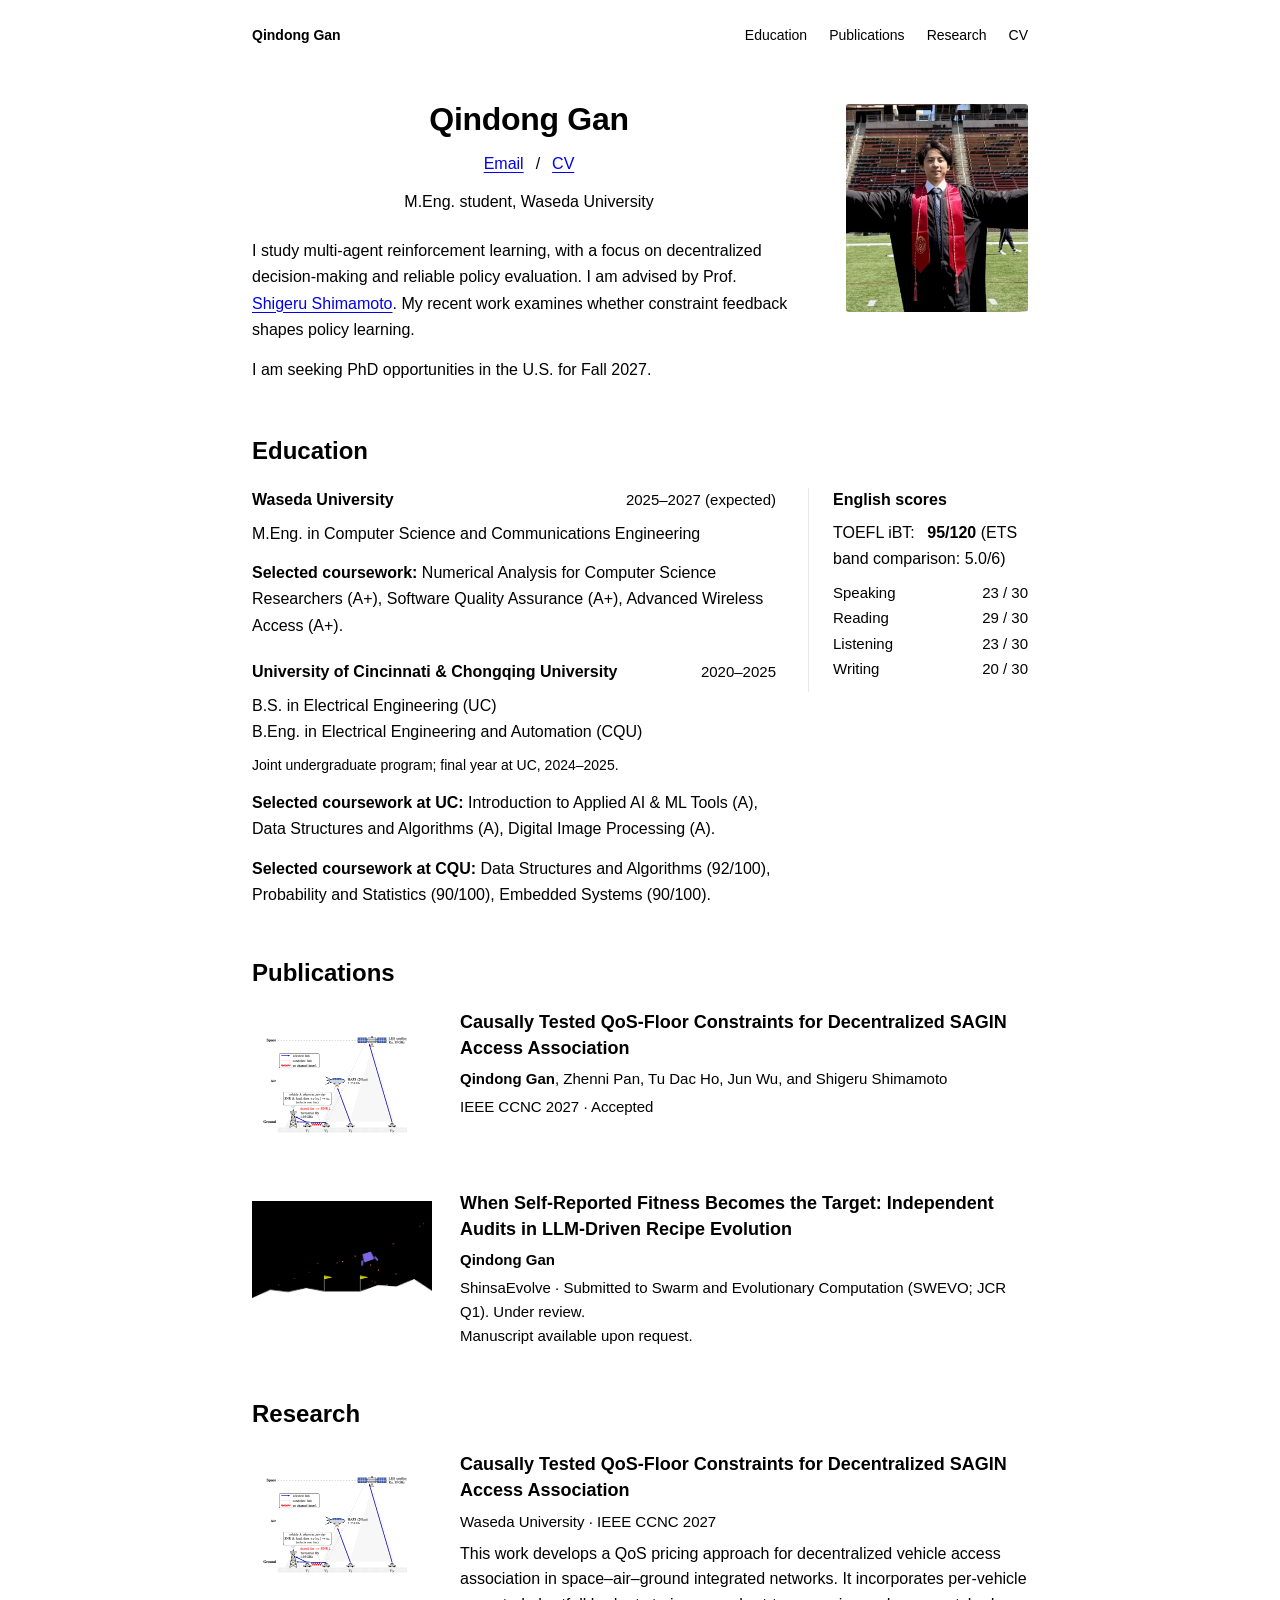
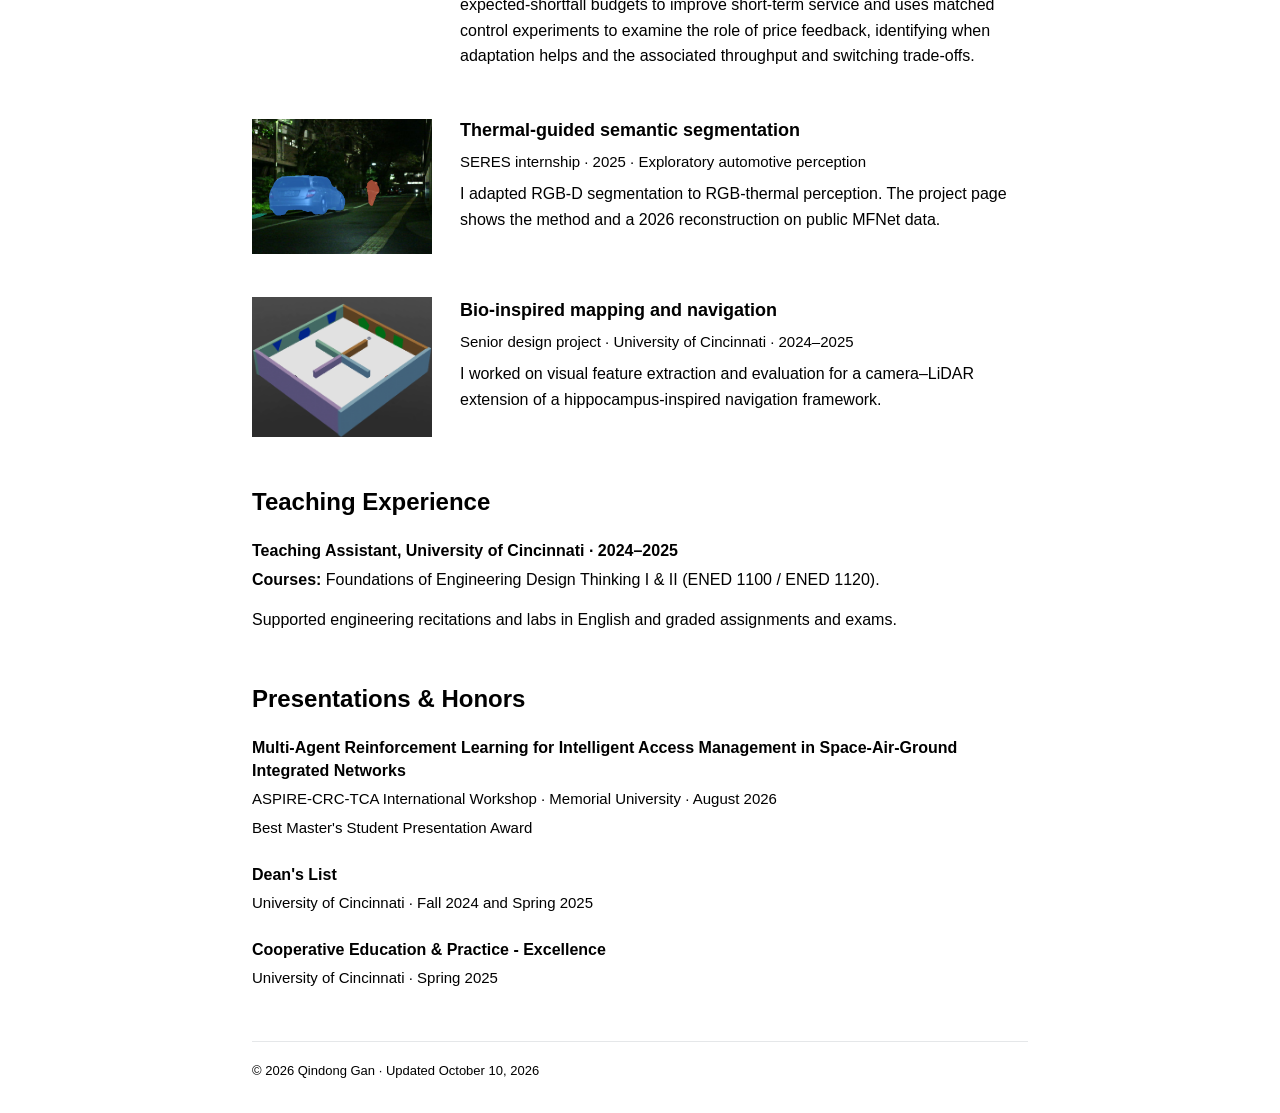
<file: index.html>
<!DOCTYPE html>
<html lang="en">
<head>
<meta charset="utf-8">
<meta name="viewport" content="width=device-width, initial-scale=1">
<meta name="description" content="Qindong Gan studies multi-agent reinforcement learning, decentralized decision-making, and reliable policy evaluation at Waseda University.">
<title>Qindong Gan's Website</title>
<link rel="icon" href="assets/favicon.svg" type="image/svg+xml">
<meta property="og:type" content="website">
<meta property="og:locale" content="en_US">
<meta property="og:title" content="Qindong Gan's Website">
<meta property="og:description" content="Qindong Gan studies multi-agent reinforcement learning, decentralized decision-making, and reliable policy evaluation at Waseda University.">
<meta property="og:url" content="https://ganqindong.github.io/">
<meta property="og:image" content="https://ganqindong.github.io/profile-photo.webp">
<meta property="og:image:alt" content="Qindong Gan at graduation">
<meta property="og:image:width" content="846">
<meta property="og:image:height" content="794">
<link rel="stylesheet" href="assets/site.css?v=20261010-publication-images">
<!-- Original template attribution and license: THIRD_PARTY_NOTICES.md -->
</head>
<body class="home-page">
<a class="skip-link" href="#about">Skip to content</a>
<div class="page">
<nav class="site-nav" aria-label="Main navigation">
<a class="home-link" href="./">Qindong Gan</a>
<div class="nav-links"><a href="#education">Education</a><a href="#publications">Publications</a><a href="#research">Research</a><a href="Qindong_Gan_CV.pdf">CV</a></div>
</nav>
<main>
<header class="intro" id="about">
<div class="intro-copy">
<div class="intro-identity">
<h1>Qindong Gan</h1>
<nav class="contact-links" aria-label="Contact and profile links"><a href="mailto:qindong.gan@gmail.com">Email</a><a href="Qindong_Gan_CV.pdf">CV</a></nav>
<p class="role">M.Eng. student, Waseda University</p>
</div>
<div class="bio">
<p>I study multi-agent reinforcement learning, with a focus on decentralized decision-making and reliable policy evaluation. I am advised by Prof. <a href="https://www.shimamotolab.sci.waseda.ac.jp/shigeru-shimamoto/">Shigeru Shimamoto</a>. My recent work examines whether constraint feedback shapes policy learning.</p>
<p class="availability">I am seeking PhD opportunities in the U.S. for Fall 2027.</p>
</div>
</div>
<div class="portrait"><img src="profile-photo.webp" alt="Qindong Gan at graduation" width="846" height="794"></div>
</header>
<section id="education" aria-labelledby="education-title">
<h2 id="education-title">Education</h2>
<div class="education-grid">
<div>
<div class="education-list">
<div class="education-item"><h3>Waseda University</h3><span class="date">2025–2027 (expected)</span><p>M.Eng. in Computer Science and Communications Engineering</p><p class="coursework"><strong>Selected coursework:</strong> Numerical Analysis for Computer Science Researchers (A+), Software Quality Assurance (A+), Advanced Wireless Access (A+).</p></div>
<div class="education-item"><h3>University of Cincinnati &amp; Chongqing University</h3><span class="date">2020–2025</span><p>B.S. in Electrical Engineering (UC)<br>B.Eng. in Electrical Engineering and Automation (CQU)</p><p class="education-context">Joint undergraduate program; final year at UC, 2024–2025.</p><p class="coursework"><strong>Selected coursework at UC:</strong> Introduction to Applied AI &amp; ML Tools (A), Data Structures and Algorithms (A), Digital Image Processing (A).</p><p class="coursework"><strong>Selected coursework at CQU:</strong> Data Structures and Algorithms (92/100), Probability and Statistics (90/100), Embedded Systems (90/100).</p></div>
</div>
</div>
<aside class="english-scores" aria-labelledby="english-title">
<h3 id="english-title">English scores</h3>
<p class="test-total">TOEFL iBT: <strong>95/120</strong> (ETS band comparison: 5.0/6)</p>
<dl class="test-sections">
<div><dt>Speaking</dt><dd>23 / 30</dd></div>
<div><dt>Reading</dt><dd>29 / 30</dd></div>
<div><dt>Listening</dt><dd>23 / 30</dd></div>
<div><dt>Writing</dt><dd>20 / 30</dd></div>
</dl>
</aside>
</div>
</section>
<section id="publications" aria-labelledby="publications-title">
<h2 id="publications-title">Publications</h2>
<div class="publication-list">
<article class="publication publication-entry project-row">
<a class="project-thumb" href="projects/constraint-feedback.html" aria-label="View the CCNC constraint feedback paper project"><img src="assets/projects/ccnc-system.png" loading="lazy" alt="Satellite, aerial, and ground access links in the SAGIN simulation" width="720" height="450"></a>
<div>
<h3><a href="projects/constraint-feedback.html">Causally Tested QoS-Floor Constraints for Decentralized SAGIN Access Association</a></h3>
<p class="authors"><strong>Qindong Gan</strong>, Zhenni Pan, Tu Dac Ho, Jun Wu, and Shigeru Shimamoto</p>
<p class="venue">IEEE CCNC 2027 · Accepted</p>
</div>
</article>
<article class="publication publication-entry project-row">
<figure class="project-thumb"><img src="assets/projects/shinsaevolve-lunarlander.png" loading="lazy" alt="LunarLander environment from an archived ShinsaEvolve audit replay" width="400" height="267"></figure>
<div>
<h3>When Self-Reported Fitness Becomes the Target: Independent Audits in LLM-Driven Recipe Evolution</h3>
<p class="authors"><strong>Qindong Gan</strong></p>
<p class="venue">ShinsaEvolve · Submitted to Swarm and Evolutionary Computation (SWEVO; JCR Q1). Under review.<br>Manuscript available upon request.</p>
</div>
</article>
</div>
</section>
<section id="research" aria-labelledby="research-title">
<h2 id="research-title">Research</h2>
<div class="project-list">
<article class="project-row" id="ccnc-project">
<a class="project-thumb" href="projects/constraint-feedback.html" aria-label="View the constraint feedback project"><img src="assets/projects/ccnc-system.png" alt="Satellite, aerial, and ground access links in the SAGIN simulation" width="720" height="450"></a>
<div>
<h3><a href="projects/constraint-feedback.html">Causally Tested QoS-Floor Constraints for Decentralized SAGIN Access Association</a></h3>
<p class="meta">Waseda University · IEEE CCNC 2027</p>
<p>This work develops a QoS pricing approach for decentralized vehicle access association in space–air–ground integrated networks. It incorporates per-vehicle expected-shortfall budgets to improve short-term service and uses matched control experiments to examine the role of price feedback, identifying when adaptation helps and the associated throughput and switching trade-offs.</p>
</div>
</article>
<article class="project-row" id="segmentation-project">
<a class="project-thumb" href="projects/rgb-thermal.html" aria-label="View the thermal-guided segmentation demonstration"><img src="assets/projects/01335N-prediction-overlay.png" loading="lazy" alt="Nighttime MFNet scene with predicted cars in blue and a person in orange, from the 2026 public-data reconstruction" width="640" height="480"></a>
<div>
<h3><a href="projects/rgb-thermal.html">Thermal-guided semantic segmentation</a></h3>
<p class="meta">SERES internship · 2025 · Exploratory automotive perception</p>
<p>I adapted RGB-D segmentation to RGB-thermal perception. The project page shows the method and a 2026 reconstruction on public MFNet data.</p>
</div>
</article>
<article class="project-row" id="robot-project">
<a class="project-thumb scene" href="projects/robot-mapping.html" aria-label="View the bio-inspired robot mapping project"><img src="assets/projects/robot-cross-arena.png" loading="lazy" alt="Webots arena with colored landmarks and a central obstacle used in the senior design evaluation" width="800" height="639"></a>
<div>
<h3><a href="projects/robot-mapping.html">Bio-inspired mapping and navigation</a></h3>
<p class="meta">Senior design project · University of Cincinnati · 2024–2025</p>
<p>I worked on visual feature extraction and evaluation for a camera–LiDAR extension of a hippocampus-inspired navigation framework.</p>
</div>
</article>
</div>
</section>
<section id="teaching" aria-labelledby="teaching-title">
<h2 id="teaching-title">Teaching Experience</h2>
<article class="activity-item">
<h3>Teaching Assistant, University of Cincinnati · 2024–2025</h3>
<p><strong>Courses:</strong> Foundations of Engineering Design Thinking I &amp; II (ENED 1100 / ENED 1120).</p>
<p>Supported engineering recitations and labs in English and graded assignments and exams.</p>
</article>
</section>
<section id="presentations-honors" aria-labelledby="activities-title">
<h2 id="activities-title">Presentations &amp; Honors</h2>
<div class="activity-list">
<article class="activity-item">
<h3>Multi-Agent Reinforcement Learning for Intelligent Access Management in Space-Air-Ground Integrated Networks</h3>
<p class="activity-meta">ASPIRE-CRC-TCA International Workshop · Memorial University · August 2026</p>
<p class="activity-award">Best Master's Student Presentation Award</p>
</article>
<article class="activity-item">
<h3>Dean's List</h3>
<p class="activity-meta">University of Cincinnati · Fall 2024 and Spring 2025</p>
</article>
<article class="activity-item">
<h3>Cooperative Education &amp; Practice - Excellence</h3>
<p class="activity-meta">University of Cincinnati · Spring 2025</p>
</article>
</div>
</section>
</main>
<footer><p>© 2026 Qindong Gan · Updated October 10, 2026</p></footer>
</div>
</body>
</html>
</file>
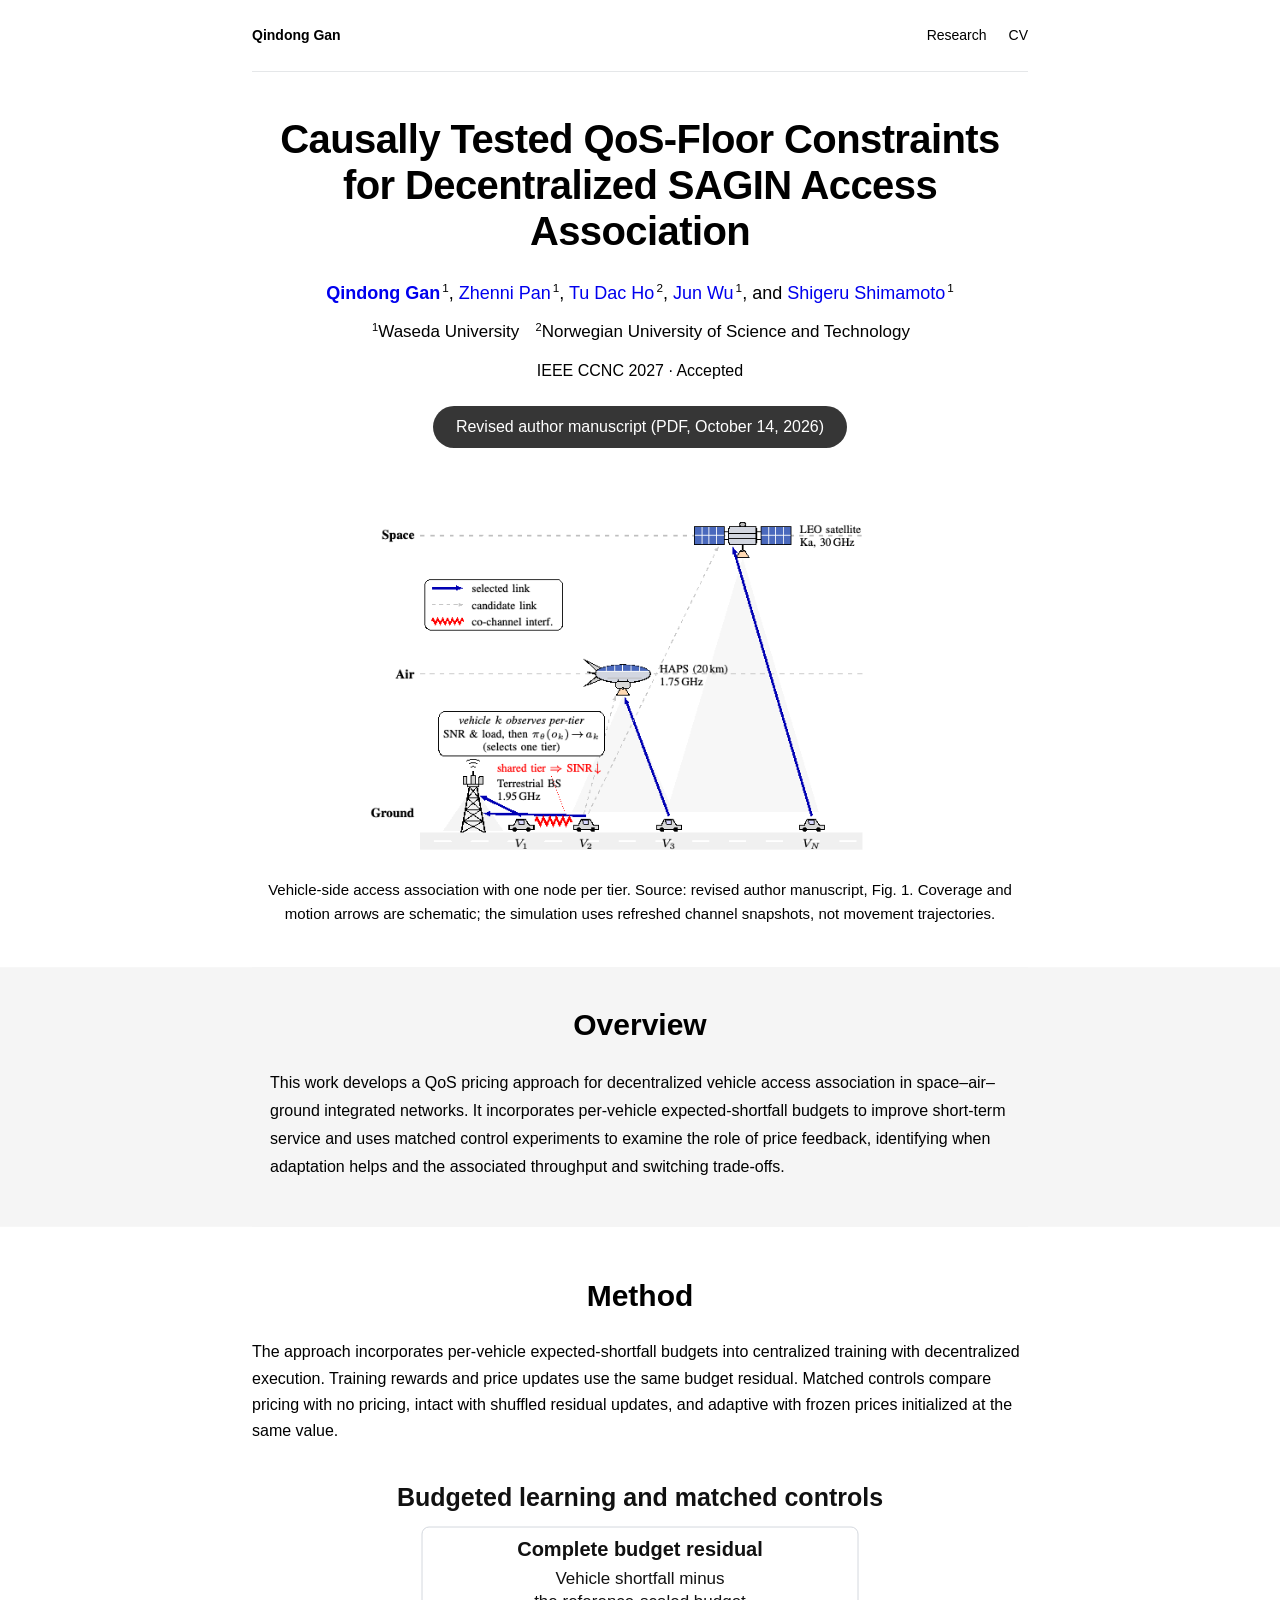
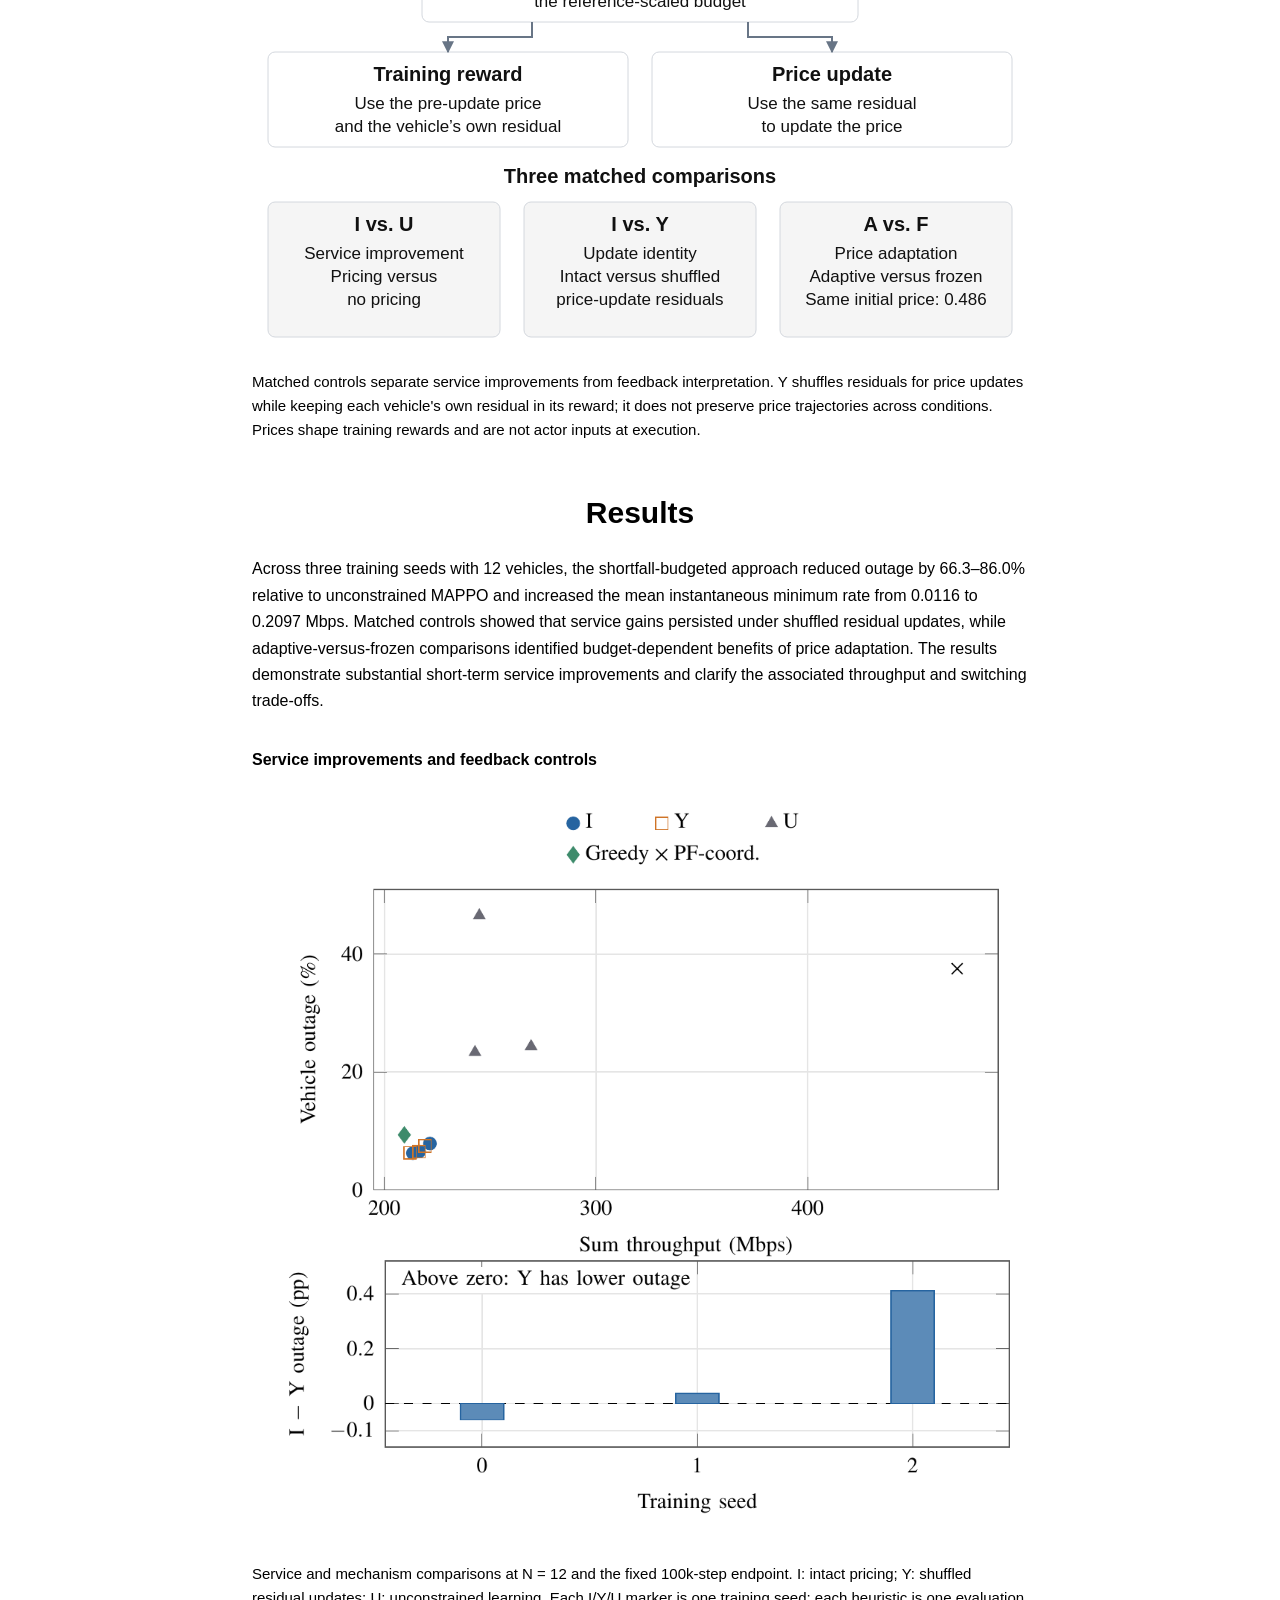
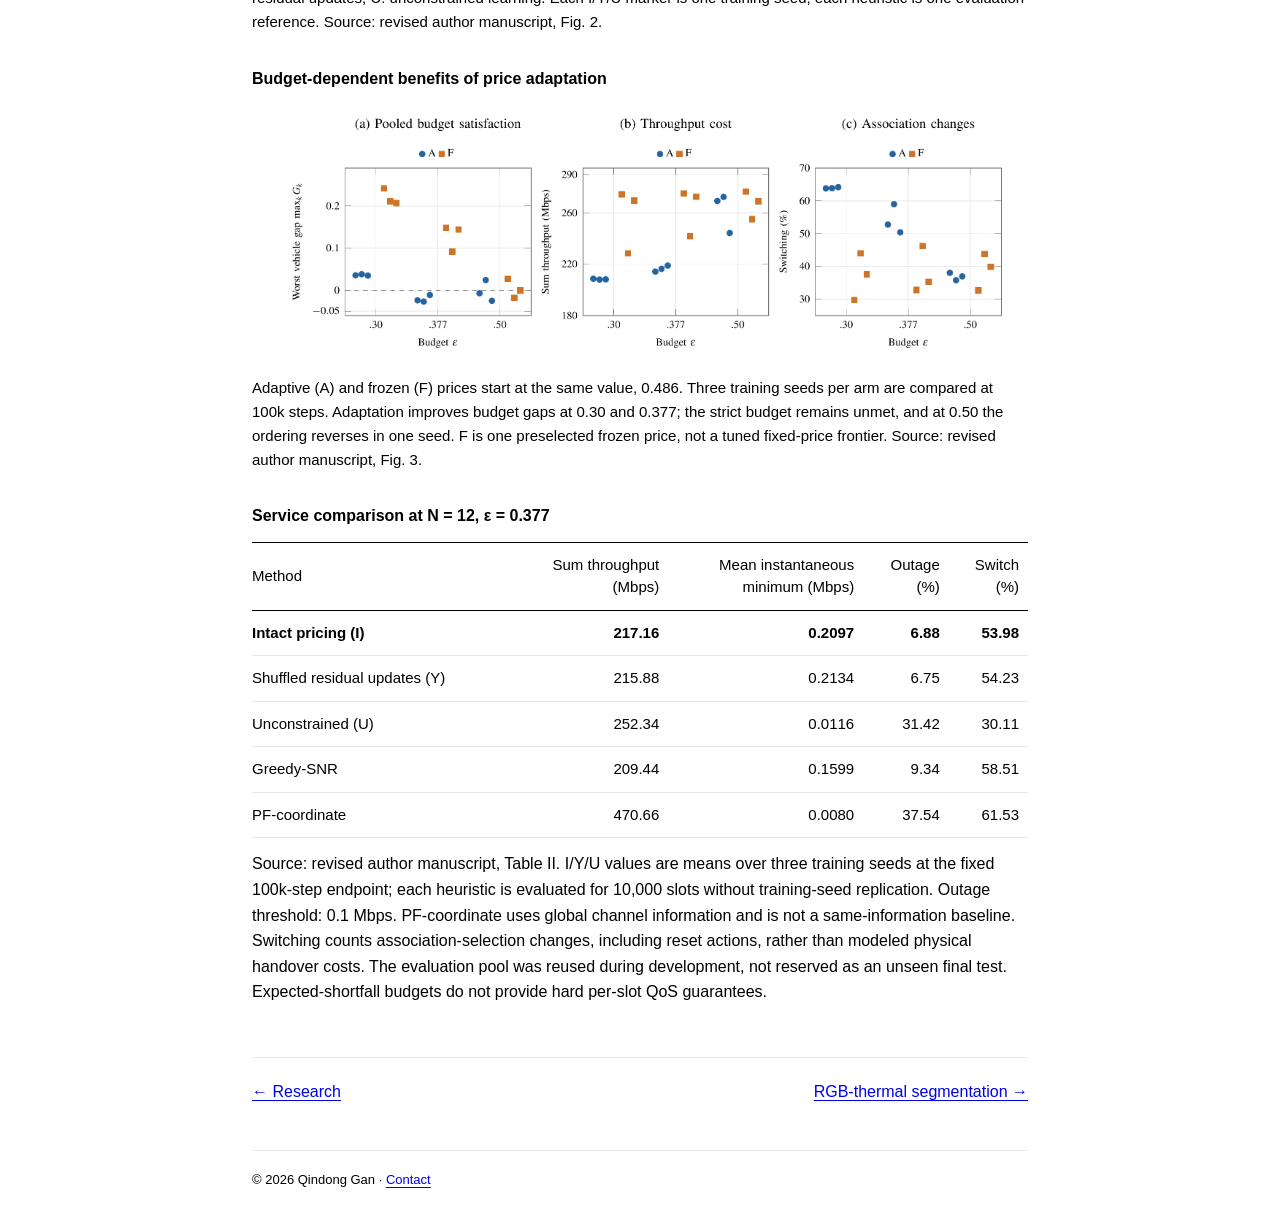
<file: projects/constraint-feedback.html>
<!DOCTYPE html>
<html lang="en">
<head>
<meta charset="utf-8">
<meta name="viewport" content="width=device-width, initial-scale=1">
<meta name="description" content="QoS pricing for decentralized SAGIN access association: per-vehicle expected-shortfall budgets, matched feedback controls, and service-throughput-switching trade-offs.">
<title>Causally Tested QoS-Floor Constraints for Decentralized SAGIN Access Association | Qindong Gan's Website</title>
<link rel="icon" href="../assets/favicon.svg" type="image/svg+xml">
<meta property="og:type" content="website">
<meta property="og:locale" content="en_US">
<meta property="og:title" content="Causally Tested QoS-Floor Constraints for Decentralized SAGIN Access Association | Qindong Gan's Website">
<meta property="og:description" content="QoS pricing for decentralized SAGIN access association: per-vehicle expected-shortfall budgets, matched feedback controls, and service-throughput-switching trade-offs.">
<meta property="og:url" content="https://ganqindong.github.io/projects/constraint-feedback.html">
<meta property="og:image" content="https://ganqindong.github.io/assets/projects/ccnc-system.png">
<meta property="og:image:alt" content="Satellite, aerial, and ground access links in the SAGIN simulation">
<meta property="og:image:width" content="720">
<meta property="og:image:height" content="450">
<link rel="stylesheet" href="../assets/site.css?v=20261008-polish">
</head>
<body>
<a class="skip-link" href="#project-content">Skip to project</a>
<div class="page detail-page">
<nav class="site-nav" aria-label="Main navigation"><a class="home-link" href="../">Qindong Gan</a><div class="nav-links"><a href="../#research">Research</a><a href="../Qindong_Gan_CV.pdf">CV</a></div></nav>
<main id="project-content">
<article class="project" id="ccnc-project" aria-labelledby="ccnc-title">
<header class="project-hero">
<h1 id="ccnc-title">Causally Tested QoS-Floor Constraints for Decentralized SAGIN Access Association</h1>
<p class="authors"><a href="../"><strong>Qindong Gan</strong></a><sup>1</sup>, <a href="https://www.csce.waseda.ac.jp/teacher/zhenni-pan">Zhenni Pan</a><sup>1</sup>, <a href="https://www.ntnu.edu/employees/tu.d.ho">Tu Dac Ho</a><sup>2</sup>, <a href="https://waseda.elsevierpure.com/ja/persons/jun-wu/">Jun Wu</a><sup>1</sup>, and <a href="https://www.shimamotolab.sci.waseda.ac.jp/shigeru-shimamoto/">Shigeru Shimamoto</a><sup>1</sup></p>
<p class="institutions"><sup>1</sup>Waseda University &nbsp; <sup>2</sup>Norwegian University of Science and Technology</p>
<p class="meta">IEEE CCNC 2027 · Accepted</p>
<nav class="project-links" aria-label="Paper resources"><a href="../papers/ccnc2027-author-manuscript.pdf">Revised author manuscript (PDF, October 14, 2026)</a></nav>
</header>
<figure class="visual network project-teaser"><a href="../assets/projects/ccnc-system.png" aria-label="Enlarge the SAGIN system diagram"><img src="../assets/projects/ccnc-system.png" alt="Vehicles choose between a LEO satellite, an aerial platform, and a terrestrial base station; vehicles sharing a tier interfere." width="720" height="450"></a><figcaption>Vehicle-side access association with one node per tier. Source: revised author manuscript, Fig. 1. Coverage and motion arrows are schematic; the simulation uses refreshed channel snapshots, not movement trajectories.</figcaption></figure>
<section class="abstract-band" aria-labelledby="abstract"><div class="abstract-inner">
<h2 id="abstract">Overview</h2>
<p>This work develops a QoS pricing approach for decentralized vehicle access association in space–air–ground integrated networks. It incorporates per-vehicle expected-shortfall budgets to improve short-term service and uses matched control experiments to examine the role of price feedback, identifying when adaptation helps and the associated throughput and switching trade-offs.</p>
</div></section>
<section class="project-section" aria-labelledby="method">
<h2 id="method">Method</h2>
<p>The approach incorporates per-vehicle expected-shortfall budgets into centralized training with decentralized execution. Training rewards and price updates use the same budget residual. Matched controls compare pricing with no pricing, intact with shuffled residual updates, and adaptive with frozen prices initialized at the same value.</p>
<figure class="visual"><a href="../assets/projects/ccnc-feedback-workflow.svg" aria-label="Enlarge the matched-control schematic"><picture><source media="(max-width: 560px)" srcset="../assets/projects/ccnc-feedback-workflow-mobile.svg" width="380" height="880"><img src="../assets/projects/ccnc-feedback-workflow.svg" alt="The same complete budget residual enters training rewards and price updates. I versus U tests service improvement, I versus Y tests update identity, and A versus F tests adaptation from the same initial price." width="776" height="480"></picture></a><figcaption>Matched controls separate service improvements from feedback interpretation. Y shuffles residuals for price updates while keeping each vehicle's own residual in its reward; it does not preserve price trajectories across conditions. Prices shape training rewards and are not actor inputs at execution.</figcaption></figure>
</section>
<section class="project-section" aria-labelledby="results">
<h2 id="results">Results</h2>
<p>Across three training seeds with 12 vehicles, the shortfall-budgeted approach reduced outage by 66.3–86.0% relative to unconstrained MAPPO and increased the mean instantaneous minimum rate from 0.0116 to 0.2097 Mbps. Matched controls showed that service gains persisted under shuffled residual updates, while adaptive-versus-frozen comparisons identified budget-dependent benefits of price adaptation. The results demonstrate substantial short-term service improvements and clarify the associated throughput and switching trade-offs.</p>
<figure class="visual"><span class="visual-label">Service improvements and feedback controls</span><a href="../assets/projects/ccnc-revised-service.png" aria-label="Enlarge service and mechanism comparisons"><img src="../assets/projects/ccnc-revised-service.png" loading="lazy" alt="At 12 vehicles, intact and shuffled pricing improve outage relative to unconstrained learning with lower throughput. Paired intact-minus-shuffled outage differences vary across three training seeds." width="1042" height="1025"></a><figcaption>Service and mechanism comparisons at N = 12 and the fixed 100k-step endpoint. I: intact pricing; Y: shuffled residual updates; U: unconstrained learning. Each I/Y/U marker is one training seed; each heuristic is one evaluation reference. Source: revised author manuscript, Fig. 2.</figcaption></figure>
<figure class="visual"><span class="visual-label">Budget-dependent benefits of price adaptation</span><a href="../assets/projects/ccnc-revised-budgets.png" aria-label="Enlarge adaptive and frozen price comparisons"><img src="../assets/projects/ccnc-revised-budgets.png" loading="lazy" alt="Adaptive and frozen prices are compared at budgets 0.30, 0.377, and 0.50 using worst budget gap, throughput, and switching. Adaptation helps under some budgets but does not uniformly meet the budget or outperform frozen pricing." width="2125" height="704"></a><figcaption>Adaptive (A) and frozen (F) prices start at the same value, 0.486. Three training seeds per arm are compared at 100k steps. Adaptation improves budget gaps at 0.30 and 0.377; the strict budget remains unmet, and at 0.50 the ordering reverses in one seed. F is one preselected frozen price, not a tuned fixed-price frontier. Source: revised author manuscript, Fig. 3.</figcaption></figure>
<div id="ccnc-results" class="result-table-wrap"><table class="result-table ccnc-table"><caption>Service comparison at N = 12, ε = 0.377</caption><thead><tr><th scope="col">Method</th><th scope="col">Sum throughput<br>(Mbps)</th><th scope="col">Mean instantaneous<br>minimum (Mbps)</th><th scope="col">Outage<br>(%)</th><th scope="col">Switch<br>(%)</th></tr></thead><tbody>
<tr class="focus-row"><th scope="row">Intact pricing (I)</th><td data-label="Throughput (Mbps)">217.16</td><td data-label="Mean inst. min. (Mbps)">0.2097</td><td data-label="Outage (%)">6.88</td><td data-label="Switch (%)">53.98</td></tr>
<tr><th scope="row">Shuffled residual updates (Y)</th><td data-label="Throughput (Mbps)">215.88</td><td data-label="Mean inst. min. (Mbps)">0.2134</td><td data-label="Outage (%)">6.75</td><td data-label="Switch (%)">54.23</td></tr>
<tr><th scope="row">Unconstrained (U)</th><td data-label="Throughput (Mbps)">252.34</td><td data-label="Mean inst. min. (Mbps)">0.0116</td><td data-label="Outage (%)">31.42</td><td data-label="Switch (%)">30.11</td></tr>
<tr><th scope="row">Greedy-SNR</th><td data-label="Throughput (Mbps)">209.44</td><td data-label="Mean inst. min. (Mbps)">0.1599</td><td data-label="Outage (%)">9.34</td><td data-label="Switch (%)">58.51</td></tr>
<tr><th scope="row">PF-coordinate</th><td data-label="Throughput (Mbps)">470.66</td><td data-label="Mean inst. min. (Mbps)">0.0080</td><td data-label="Outage (%)">37.54</td><td data-label="Switch (%)">61.53</td></tr>
</tbody></table></div>
<p class="result-note">Source: revised author manuscript, Table II. I/Y/U values are means over three training seeds at the fixed 100k-step endpoint; each heuristic is evaluated for 10,000 slots without training-seed replication. Outage threshold: 0.1 Mbps. PF-coordinate uses global channel information and is not a same-information baseline. Switching counts association-selection changes, including reset actions, rather than modeled physical handover costs. The evaluation pool was reused during development, not reserved as an unseen final test. Expected-shortfall budgets do not provide hard per-slot QoS guarantees.</p>
</section>
</article>
<nav class="detail-next" aria-label="More projects"><a href="../#research">← Research</a><a href="rgb-thermal.html">RGB-thermal segmentation →</a></nav>
</main>
<footer><p>© 2026 Qindong Gan · <a href="mailto:qindong.gan@gmail.com">Contact</a></p></footer>
</div>
</body>
</html>
</file>
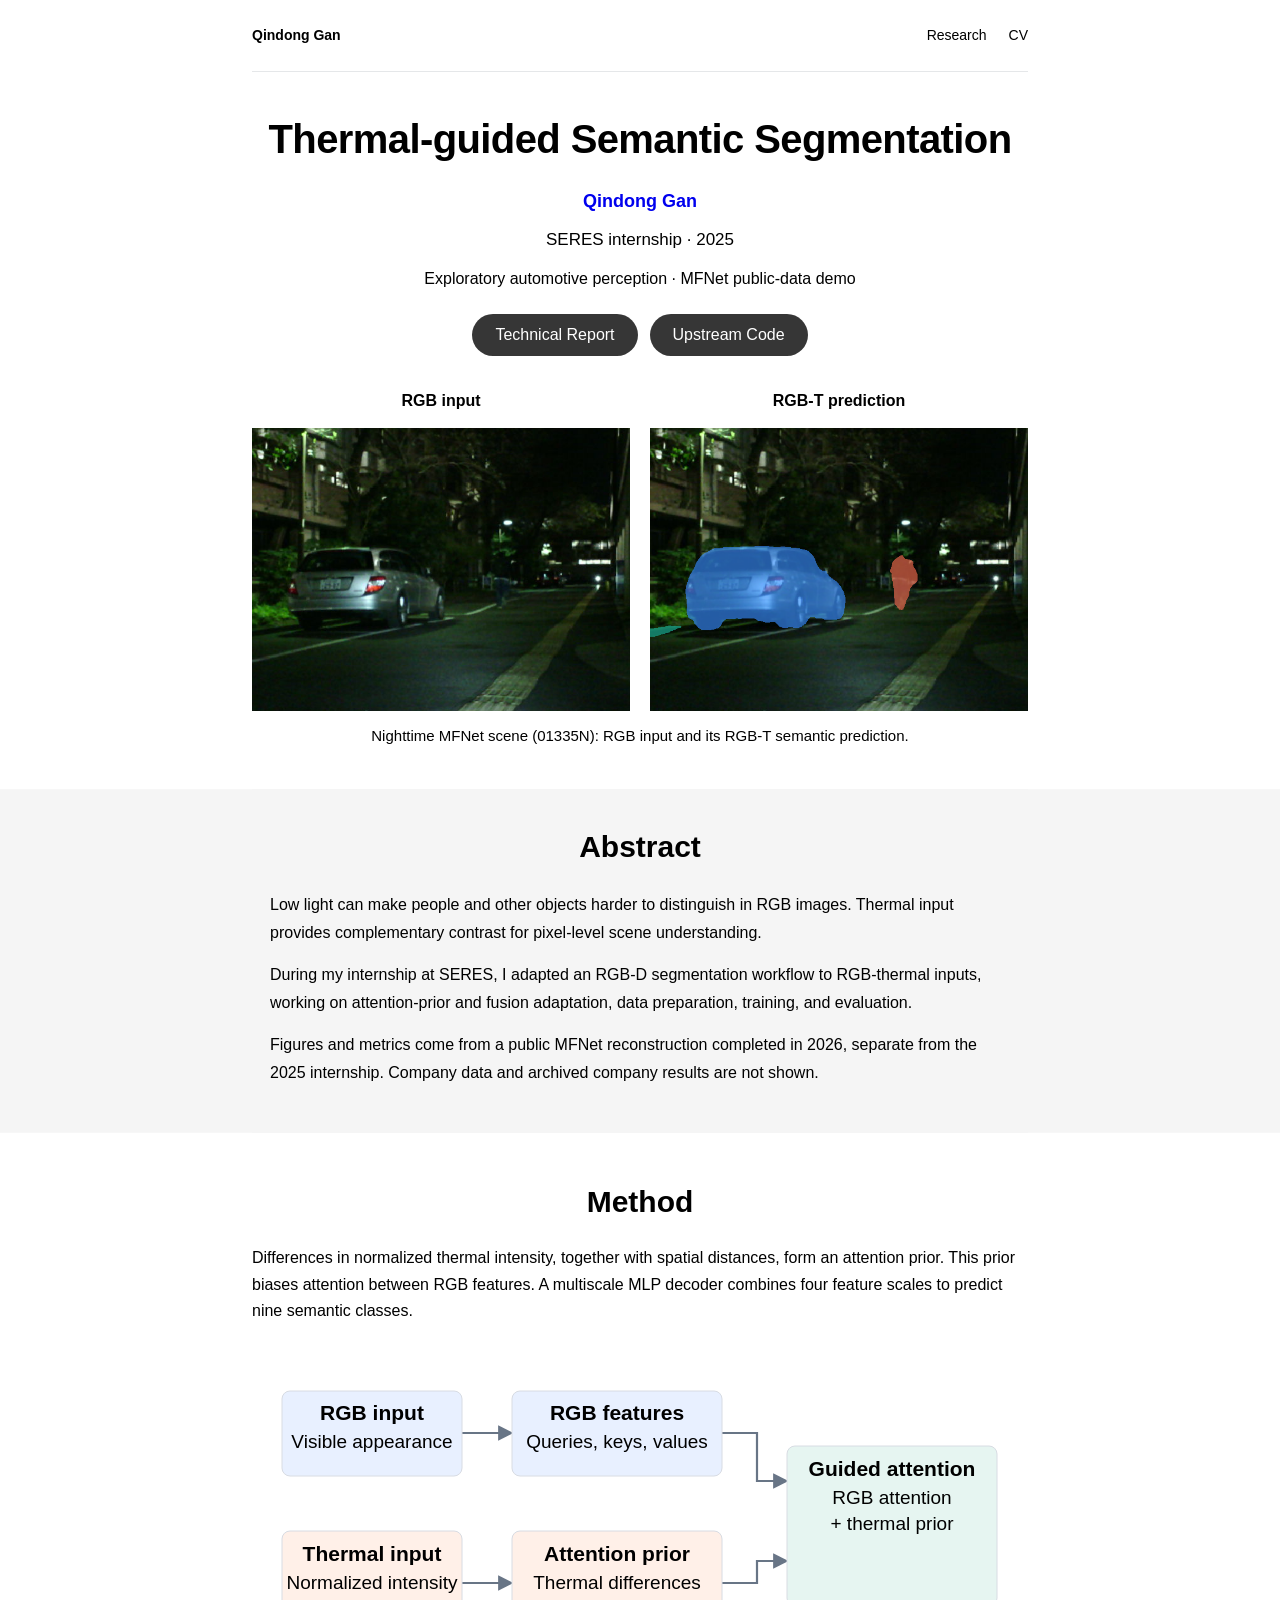
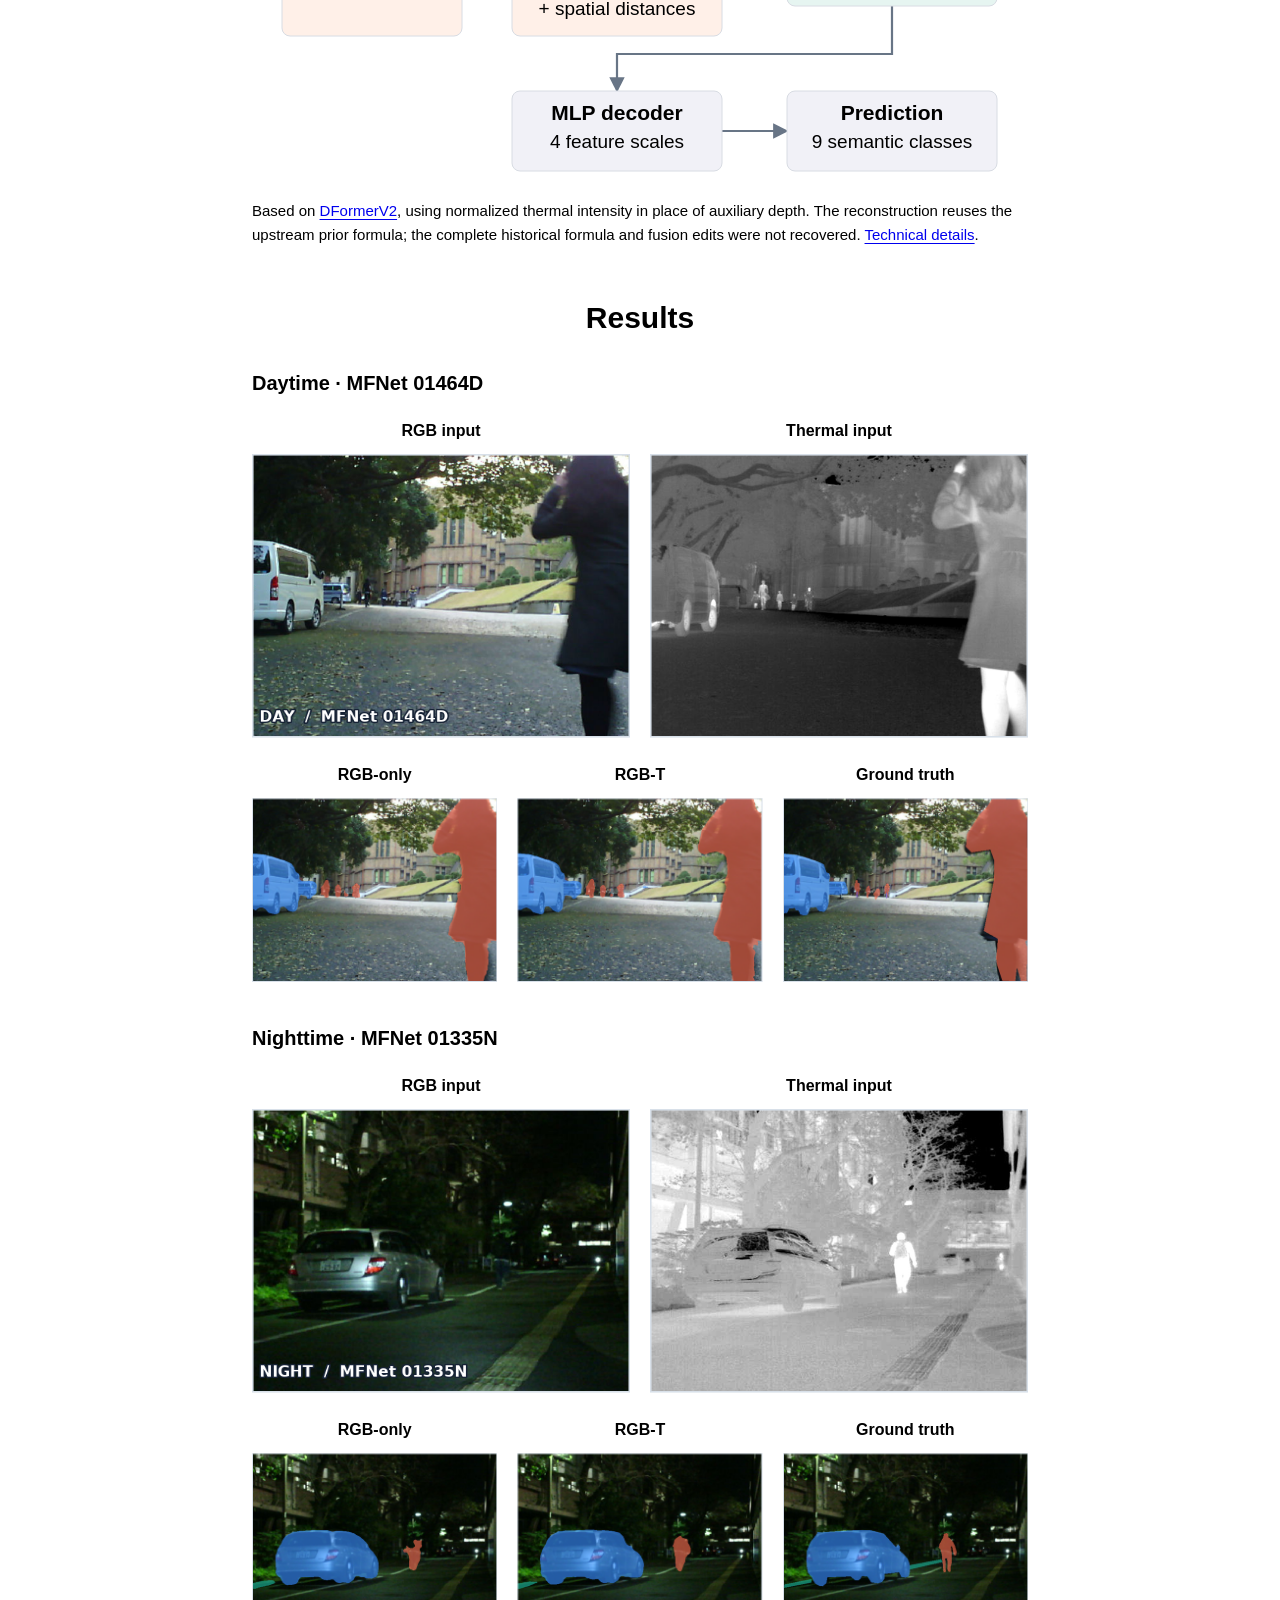
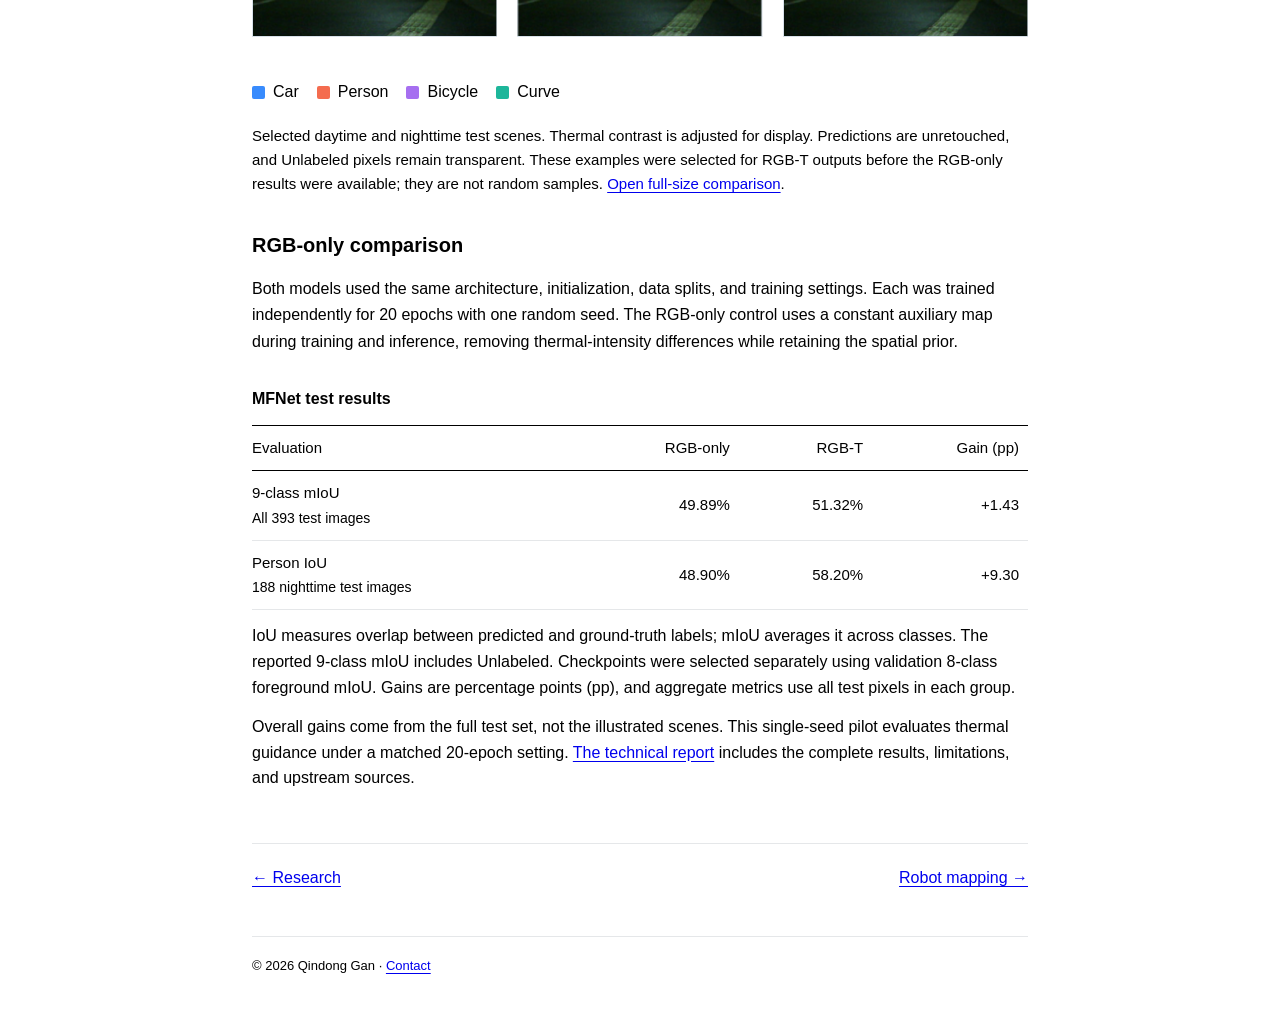
<file: projects/rgb-thermal.html>
<!DOCTYPE html>
<html lang="en">
<head>
<meta charset="utf-8">
<meta name="viewport" content="width=device-width, initial-scale=1">
<meta name="description" content="RGB-thermal segmentation engineering during Qindong Gan's 2025 SERES internship, illustrated with a 2026 public-data reconstruction on MFNet.">
<title>Thermal-guided Semantic Segmentation | Qindong Gan's Website</title>
<link rel="icon" href="../assets/favicon.svg" type="image/svg+xml">
<meta property="og:type" content="website">
<meta property="og:locale" content="en_US">
<meta property="og:title" content="Thermal-guided Semantic Segmentation | Qindong Gan's Website">
<meta property="og:description" content="RGB-thermal segmentation engineering during Qindong Gan's 2025 SERES internship, illustrated with a 2026 public-data reconstruction on MFNet.">
<meta property="og:url" content="https://ganqindong.github.io/projects/rgb-thermal.html">
<meta property="og:image" content="https://ganqindong.github.io/assets/projects/rgbt-mfnet-comparison.png">
<meta property="og:image:alt" content="Daytime and nighttime RGB-only and RGB-thermal segmentation comparison on public MFNet">
<meta property="og:image:width" content="2720">
<meta property="og:image:height" content="1260">
<link rel="stylesheet" href="../assets/site.css?v=20261008-polish">
</head>
<body>
<a class="skip-link" href="#project-content">Skip to project</a>
<div class="page detail-page">
<nav class="site-nav" aria-label="Main navigation"><a class="home-link" href="../">Qindong Gan</a><div class="nav-links"><a href="../#research">Research</a><a href="../Qindong_Gan_CV.pdf">CV</a></div></nav>
<main id="project-content">
<article class="project" id="segmentation-project" aria-labelledby="segmentation-title">
<header class="project-hero">
<h1 id="segmentation-title">Thermal-guided Semantic Segmentation</h1>
<p class="authors"><a href="../"><strong>Qindong Gan</strong></a></p>
<p class="institutions">SERES internship · 2025</p>
<p class="meta">Exploratory automotive perception · MFNet public-data demo</p>
<nav class="project-links" aria-label="Project resources"><a href="../papers/rgbt-technical-report.pdf">Technical Report</a><a href="https://github.com/VCIP-RGBD/DFormer">Upstream Code</a></nav>
</header>
<figure class="visual project-teaser">
<div class="teaser-pair">
<div><span class="visual-label">RGB input</span><a href="../assets/projects/01335N-rgb.png" aria-label="Enlarge the nighttime RGB input"><img src="../assets/projects/01335N-rgb.png" alt="Nighttime MFNet scene 01335N, showing a dark road with cars and a pedestrian." width="640" height="480"></a></div>
<div><span class="visual-label">RGB-T prediction</span><a href="../assets/projects/01335N-prediction-overlay.png" aria-label="Enlarge the nighttime RGB-T prediction"><img src="../assets/projects/01335N-prediction-overlay.png" alt="The same nighttime scene with RGB-T predictions overlaid: cars in blue and a person in orange; Unlabeled pixels are transparent." width="640" height="480"></a></div>
</div>
<figcaption>Nighttime MFNet scene (01335N): RGB input and its RGB-T semantic prediction.</figcaption>
</figure>
<section class="abstract-band" aria-labelledby="abstract"><div class="abstract-inner">
<h2 id="abstract">Abstract</h2>
<p>Low light can make people and other objects harder to distinguish in RGB images. Thermal input provides complementary contrast for pixel-level scene understanding.</p>
<p>During my internship at SERES, I adapted an RGB-D segmentation workflow to RGB-thermal inputs, working on attention-prior and fusion adaptation, data preparation, training, and evaluation.</p>
<p class="result-note">Figures and metrics come from a public MFNet reconstruction completed in 2026, separate from the 2025 internship. Company data and archived company results are not shown.</p>

</div></section>
<section class="project-section" aria-labelledby="method">
<h2 id="method">Method</h2>
<p>Differences in normalized thermal intensity, together with spatial distances, form an attention prior. This prior biases attention between RGB features. A multiscale MLP decoder combines four feature scales to predict nine semantic classes.</p>
<figure class="visual">
<a href="../assets/projects/thermal-prior-workflow-readable.svg" aria-label="Enlarge the thermal-guided attention workflow"><picture><source media="(max-width: 560px)" srcset="../assets/projects/thermal-prior-workflow-mobile.svg" width="380" height="735"><img src="../assets/projects/thermal-prior-workflow-readable.svg" alt="RGB features enter attention. Normalized thermal-intensity differences and spatial distances provide its prior. Four feature scales feed an MLP decoder, followed by nine-class semantic prediction." width="776" height="430"></picture></a>
<figcaption>Based on <a href="https://arxiv.org/abs/2504.04701">DFormerV2</a>, using normalized thermal intensity in place of auxiliary depth. The reconstruction reuses the upstream prior formula; the complete historical formula and fusion edits were not recovered. <a href="../papers/rgbt-technical-report.pdf">Technical details</a>.</figcaption>
</figure>

</section>
<section class="project-section" aria-labelledby="results">
<h2 id="results">Results</h2>
<span id="demonstration"></span>
<figure class="visual rgbt-comparison">
<div class="comparison-scene"><h3>Daytime · MFNet 01464D</h3><div class="comparison-inputs"><div class="comparison-panel"><span class="visual-label">RGB input</span><a href="../assets/projects/rgbt-mfnet-comparison.png" aria-label="Enlarge Daytime MFNet scene: RGB input"><svg viewBox="60 305 500 375" width="500" height="375" role="img" aria-labelledby="daytime-0-label" xmlns="http://www.w3.org/2000/svg"><title id="daytime-0-label">Daytime MFNet scene: RGB input</title><image href="../assets/projects/rgbt-mfnet-comparison.png" width="2720" height="1260"/></svg></a></div>
<div class="comparison-panel"><span class="visual-label">Thermal input</span><a href="../assets/projects/rgbt-mfnet-comparison.png" aria-label="Enlarge Daytime MFNet scene: Thermal input"><svg viewBox="585 305 500 375" width="500" height="375" role="img" aria-labelledby="daytime-1-label" xmlns="http://www.w3.org/2000/svg"><title id="daytime-1-label">Daytime MFNet scene: Thermal input</title><image href="../assets/projects/rgbt-mfnet-comparison.png" width="2720" height="1260"/></svg></a></div></div><div class="comparison-predictions"><div class="comparison-panel"><span class="visual-label">RGB-only</span><a href="../assets/projects/rgbt-mfnet-comparison.png" aria-label="Enlarge Daytime MFNet scene: RGB-only"><svg viewBox="1110 305 500 375" width="500" height="375" role="img" aria-labelledby="daytime-2-label" xmlns="http://www.w3.org/2000/svg"><title id="daytime-2-label">Daytime MFNet scene: RGB-only</title><image href="../assets/projects/rgbt-mfnet-comparison.png" width="2720" height="1260"/></svg></a></div>
<div class="comparison-panel"><span class="visual-label">RGB-T</span><a href="../assets/projects/rgbt-mfnet-comparison.png" aria-label="Enlarge Daytime MFNet scene: RGB-T"><svg viewBox="1635 305 500 375" width="500" height="375" role="img" aria-labelledby="daytime-3-label" xmlns="http://www.w3.org/2000/svg"><title id="daytime-3-label">Daytime MFNet scene: RGB-T</title><image href="../assets/projects/rgbt-mfnet-comparison.png" width="2720" height="1260"/></svg></a></div>
<div class="comparison-panel"><span class="visual-label">Ground truth</span><a href="../assets/projects/rgbt-mfnet-comparison.png" aria-label="Enlarge Daytime MFNet scene: Ground truth"><svg viewBox="2160 305 500 375" width="500" height="375" role="img" aria-labelledby="daytime-4-label" xmlns="http://www.w3.org/2000/svg"><title id="daytime-4-label">Daytime MFNet scene: Ground truth</title><image href="../assets/projects/rgbt-mfnet-comparison.png" width="2720" height="1260"/></svg></a></div></div></div>
<div class="comparison-scene"><h3>Nighttime · MFNet 01335N</h3><div class="comparison-inputs"><div class="comparison-panel"><span class="visual-label">RGB input</span><a href="../assets/projects/rgbt-mfnet-comparison.png" aria-label="Enlarge Nighttime MFNet scene: RGB input"><svg viewBox="60 745 500 375" width="500" height="375" role="img" aria-labelledby="nighttime-0-label" xmlns="http://www.w3.org/2000/svg"><title id="nighttime-0-label">Nighttime MFNet scene: RGB input</title><image href="../assets/projects/rgbt-mfnet-comparison.png" width="2720" height="1260"/></svg></a></div>
<div class="comparison-panel"><span class="visual-label">Thermal input</span><a href="../assets/projects/rgbt-mfnet-comparison.png" aria-label="Enlarge Nighttime MFNet scene: Thermal input"><svg viewBox="585 745 500 375" width="500" height="375" role="img" aria-labelledby="nighttime-1-label" xmlns="http://www.w3.org/2000/svg"><title id="nighttime-1-label">Nighttime MFNet scene: Thermal input</title><image href="../assets/projects/rgbt-mfnet-comparison.png" width="2720" height="1260"/></svg></a></div></div><div class="comparison-predictions"><div class="comparison-panel"><span class="visual-label">RGB-only</span><a href="../assets/projects/rgbt-mfnet-comparison.png" aria-label="Enlarge Nighttime MFNet scene: RGB-only"><svg viewBox="1110 745 500 375" width="500" height="375" role="img" aria-labelledby="nighttime-2-label" xmlns="http://www.w3.org/2000/svg"><title id="nighttime-2-label">Nighttime MFNet scene: RGB-only</title><image href="../assets/projects/rgbt-mfnet-comparison.png" width="2720" height="1260"/></svg></a></div>
<div class="comparison-panel"><span class="visual-label">RGB-T</span><a href="../assets/projects/rgbt-mfnet-comparison.png" aria-label="Enlarge Nighttime MFNet scene: RGB-T"><svg viewBox="1635 745 500 375" width="500" height="375" role="img" aria-labelledby="nighttime-3-label" xmlns="http://www.w3.org/2000/svg"><title id="nighttime-3-label">Nighttime MFNet scene: RGB-T</title><image href="../assets/projects/rgbt-mfnet-comparison.png" width="2720" height="1260"/></svg></a></div>
<div class="comparison-panel"><span class="visual-label">Ground truth</span><a href="../assets/projects/rgbt-mfnet-comparison.png" aria-label="Enlarge Nighttime MFNet scene: Ground truth"><svg viewBox="2160 745 500 375" width="500" height="375" role="img" aria-labelledby="nighttime-4-label" xmlns="http://www.w3.org/2000/svg"><title id="nighttime-4-label">Nighttime MFNet scene: Ground truth</title><image href="../assets/projects/rgbt-mfnet-comparison.png" width="2720" height="1260"/></svg></a></div></div></div>
<div class="comparison-key" aria-label="Displayed class colors"><span><i style="background:#388bfd"></i>Car</span><span><i style="background:#f46c4f"></i>Person</span><span><i style="background:#a66ff0"></i>Bicycle</span><span><i style="background:#1db69a"></i>Curve</span></div>
<figcaption>Selected daytime and nighttime test scenes. Thermal contrast is adjusted for display. Predictions are unretouched, and Unlabeled pixels remain transparent. These examples were selected for RGB-T outputs before the RGB-only results were available; they are not random samples. <a href="../assets/projects/rgbt-mfnet-comparison.png">Open full-size comparison</a>.</figcaption>
</figure>

<h3 id="comparison">RGB-only comparison</h3>
<p>Both models used the same architecture, initialization, data splits, and training settings. Each was trained independently for 20 epochs with one random seed. The RGB-only control uses a constant auxiliary map during training and inference, removing thermal-intensity differences while retaining the spatial prior.</p>
<div class="result-table-wrap">
<table class="result-table rgbt-metrics">
<caption>MFNet test results</caption>
<thead><tr><th scope="col">Evaluation</th><th scope="col">RGB-only</th><th scope="col">RGB-T</th><th scope="col">Gain (pp)</th></tr></thead>
<tbody>
<tr><th scope="row">9-class mIoU <span class="metric-scope">All 393 test images</span></th><td>49.89%</td><td>51.32%</td><td>+1.43</td></tr>
<tr><th scope="row">Person IoU <span class="metric-scope">188 nighttime test images</span></th><td>48.90%</td><td>58.20%</td><td>+9.30</td></tr>
</tbody>
</table>
</div>
<p class="result-note">IoU measures overlap between predicted and ground-truth labels; mIoU averages it across classes. The reported 9-class mIoU includes Unlabeled. Checkpoints were selected separately using validation 8-class foreground mIoU. Gains are percentage points (pp), and aggregate metrics use all test pixels in each group.</p>
<p class="result-note">Overall gains come from the full test set, not the illustrated scenes. This single-seed pilot evaluates thermal guidance under a matched 20-epoch setting. <a href="../papers/rgbt-technical-report.pdf">The technical report</a> includes the complete results, limitations, and upstream sources.</p>

</section>
</article>
<nav class="detail-next" aria-label="More projects"><a href="../#research">← Research</a><a href="robot-mapping.html">Robot mapping →</a></nav>
</main>
<footer><p>© 2026 Qindong Gan · <a href="mailto:qindong.gan@gmail.com">Contact</a></p></footer>
</div>
</body>
</html>
</file>
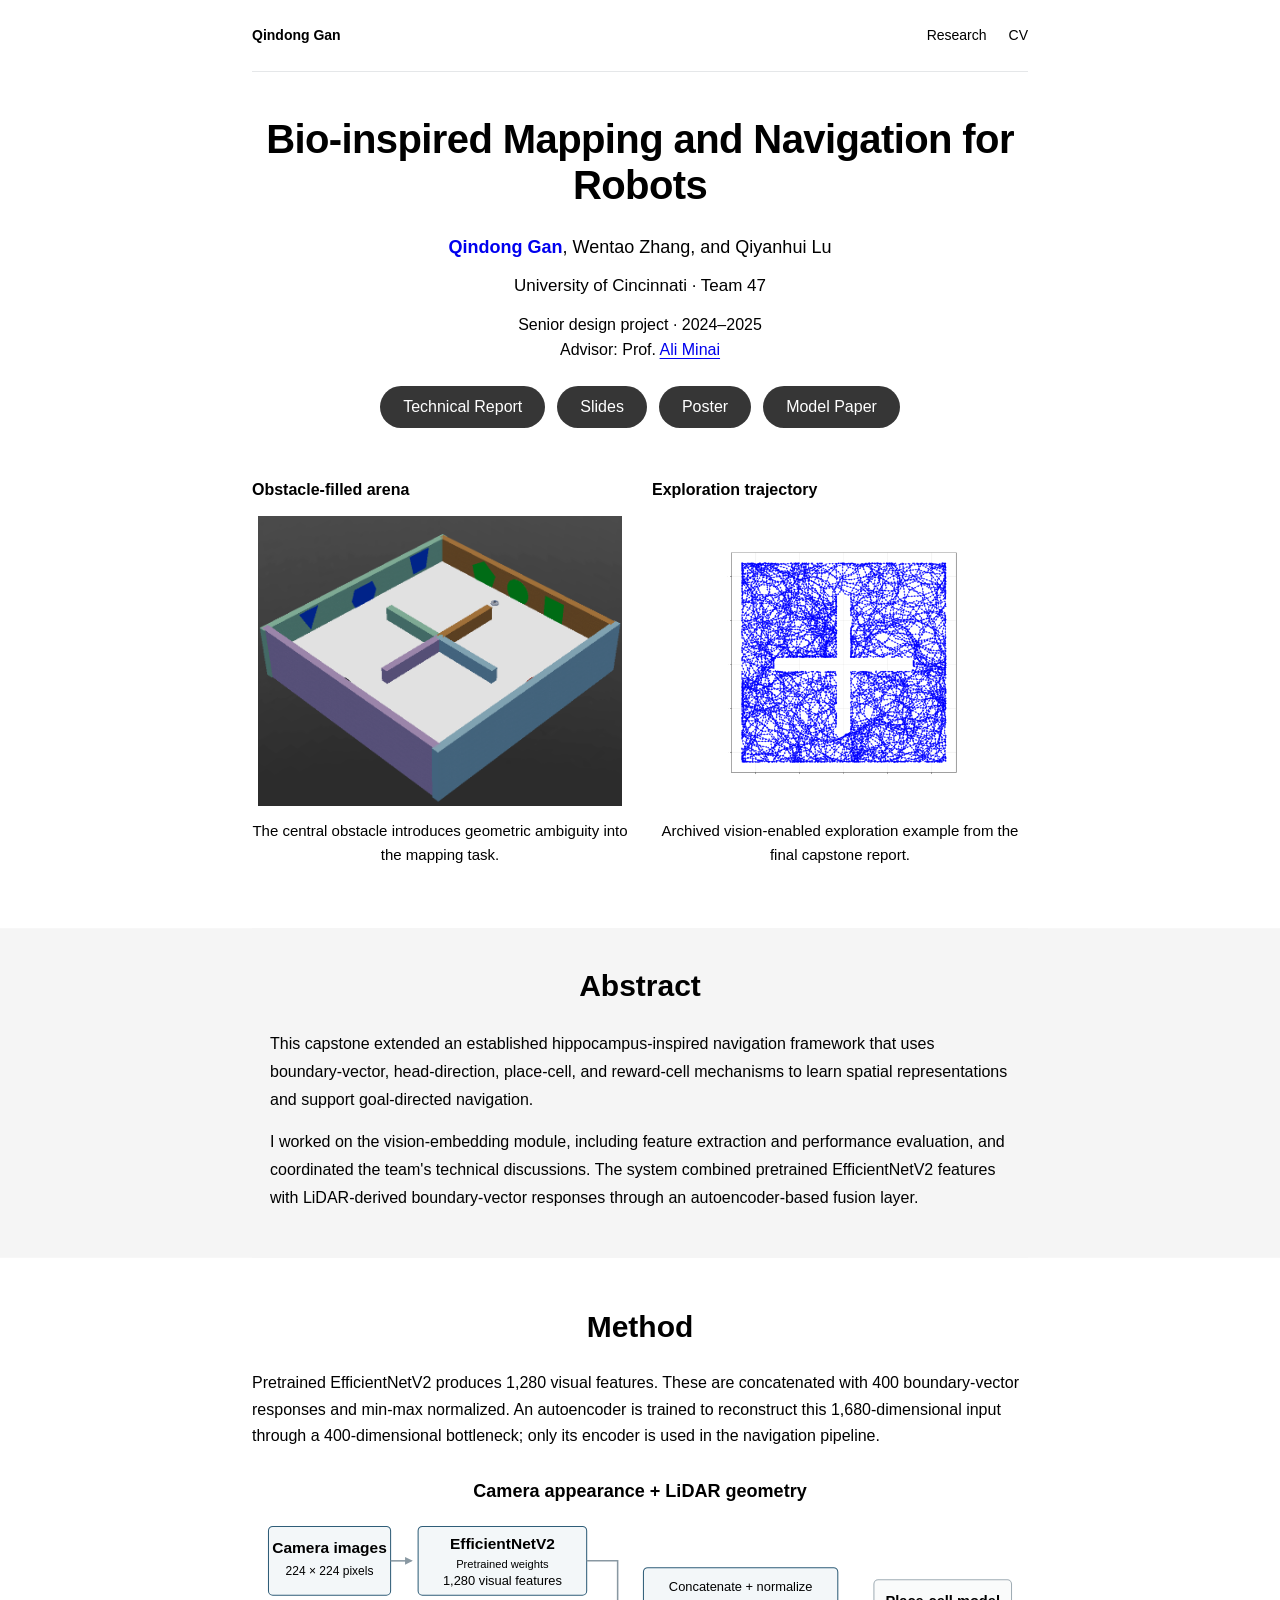
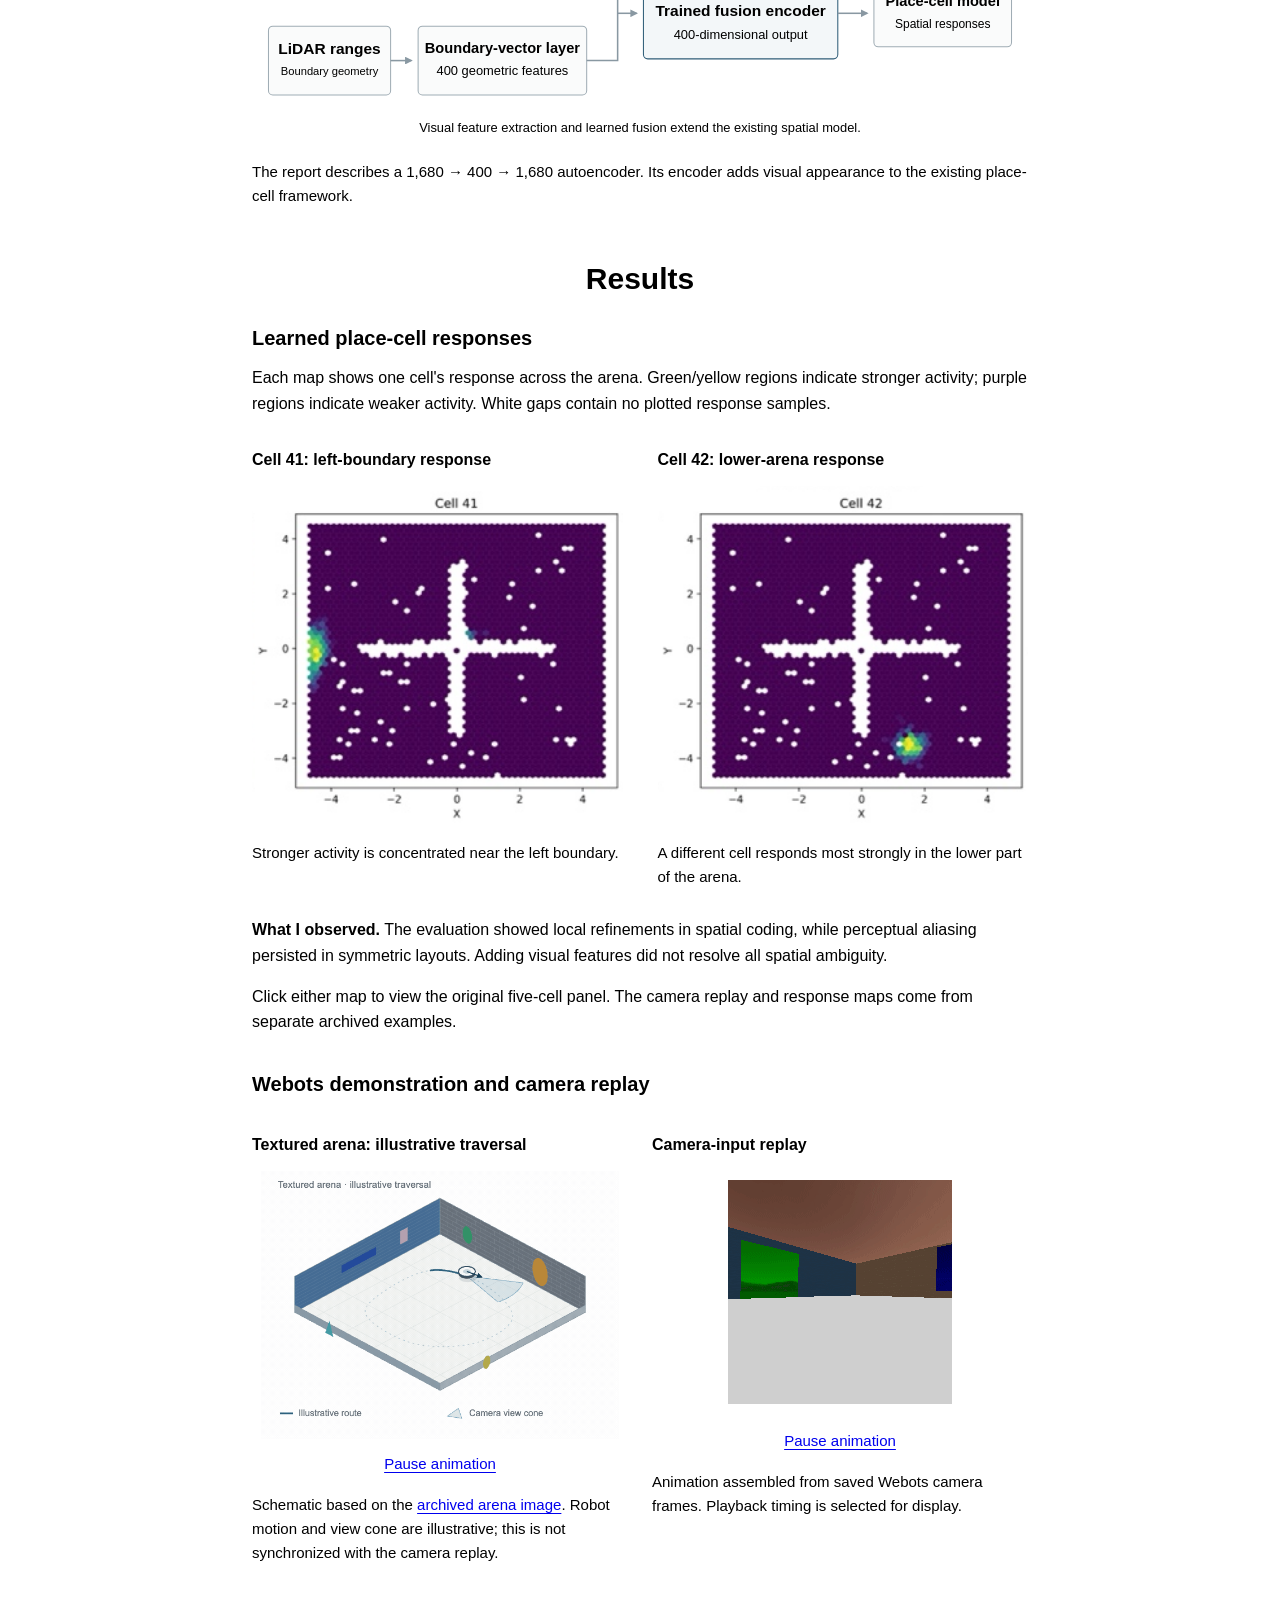
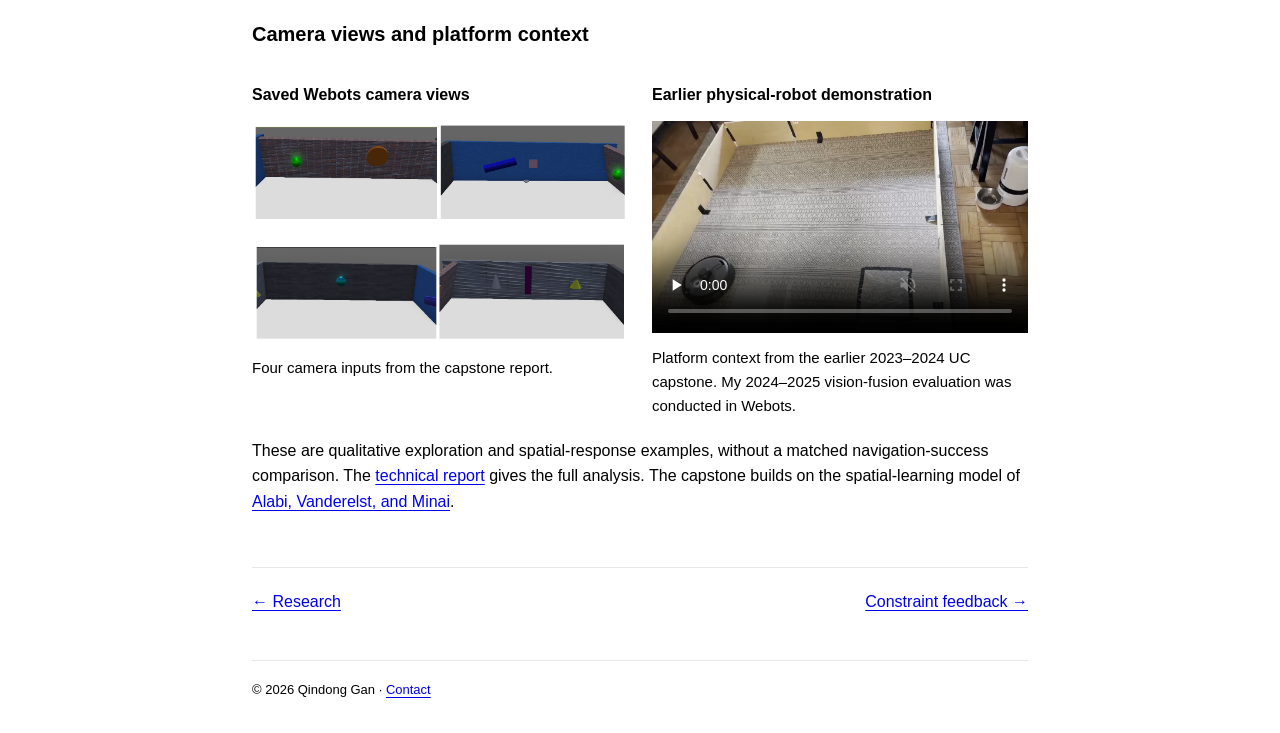
<file: projects/robot-mapping.html>
<!DOCTYPE html>
<html lang="en">
<head>
<meta charset="utf-8">
<meta name="viewport" content="width=device-width, initial-scale=1">
<meta name="description" content="A University of Cincinnati capstone extending hippocampus-inspired robot navigation with visual features and LiDAR fusion, illustrated with archived Webots inputs and place-cell results.">
<title>Bio-inspired Mapping and Navigation for Robots | Qindong Gan's Website</title>
<link rel="icon" href="../assets/favicon.svg" type="image/svg+xml">
<meta property="og:type" content="website">
<meta property="og:locale" content="en_US">
<meta property="og:title" content="Bio-inspired Mapping and Navigation for Robots | Qindong Gan's Website">
<meta property="og:description" content="A University of Cincinnati capstone extending hippocampus-inspired robot navigation with visual features and LiDAR fusion, illustrated with archived Webots inputs and place-cell results.">
<meta property="og:url" content="https://ganqindong.github.io/projects/robot-mapping.html">
<meta property="og:image" content="https://ganqindong.github.io/assets/projects/robot-cross-arena.png">
<meta property="og:image:alt" content="Webots arena used in the robot mapping capstone">
<meta property="og:image:width" content="800">
<meta property="og:image:height" content="639">
<link rel="stylesheet" href="../assets/site.css?v=20261008-polish">
</head>
<body>
<a class="skip-link" href="#project-content">Skip to project</a>
<div class="page detail-page">
<nav class="site-nav" aria-label="Main navigation"><a class="home-link" href="../">Qindong Gan</a><div class="nav-links"><a href="../#research">Research</a><a href="../Qindong_Gan_CV.pdf">CV</a></div></nav>
<main id="project-content">
<article class="project robot-project" id="robot-project" aria-labelledby="robot-title">
<header class="project-hero">
<h1 id="robot-title">Bio-inspired Mapping and Navigation for Robots</h1>
<p class="authors"><a href="../"><strong>Qindong Gan</strong></a>, Wentao Zhang, and Qiyanhui Lu</p>
<p class="institutions">University of Cincinnati · Team 47</p>
<p class="meta">Senior design project · 2024–2025<br>Advisor: Prof. <a href="https://researchdirectory.uc.edu/p/minaiaa">Ali Minai</a></p>
<nav class="project-links" aria-label="Project resources"><a href="../papers/robot-capstone-report.pdf">Technical Report</a><a href="../papers/robot-capstone-slides.pdf">Slides</a><a href="../papers/robot-capstone-poster.pdf">Poster</a><a href="https://doi.org/10.1016/j.neunet.2023.01.010">Model Paper</a></nav>
</header>
<div class="visual-grid robot-results project-teaser">
<figure class="visual"><span class="visual-label">Obstacle-filled arena</span><a href="../assets/projects/robot-cross-arena.png" aria-label="Enlarge the obstacle-filled arena"><img src="../assets/projects/robot-cross-arena.png" alt="Webots arena with colored wall landmarks and a cross-shaped central obstacle." width="800" height="639"></a><figcaption>The central obstacle introduces geometric ambiguity into the mapping task.</figcaption></figure>
<figure class="visual"><span class="visual-label">Exploration trajectory</span><a href="../assets/projects/robot-exploration-path.png" aria-label="Enlarge the archived exploration trajectory"><img src="../assets/projects/robot-exploration-path.png" alt="Archived vision-enabled exploration trajectory around a cross-shaped obstacle." width="1000" height="1000"></a><figcaption>Archived vision-enabled exploration example from the final capstone report.</figcaption></figure>
</div>
<section class="abstract-band" aria-labelledby="abstract"><div class="abstract-inner">
<h2 id="abstract">Abstract</h2>
<p>This capstone extended an established hippocampus-inspired navigation framework that uses boundary-vector, head-direction, place-cell, and reward-cell mechanisms to learn spatial representations and support goal-directed navigation.</p>
<p>I worked on the vision-embedding module, including feature extraction and performance evaluation, and coordinated the team's technical discussions. The system combined pretrained EfficientNetV2 features with LiDAR-derived boundary-vector responses through an autoencoder-based fusion layer.</p>
</div></section>
<section class="project-section" aria-labelledby="method">
<h2 id="method">Method</h2>
<p class="robot-method">Pretrained EfficientNetV2 produces 1,280 visual features. These are concatenated with 400 boundary-vector responses and min-max normalized. An autoencoder is trained to reconstruct this 1,680-dimensional input through a 400-dimensional bottleneck; only its encoder is used in the navigation pipeline.</p>
<figure class="visual robot-workflow"><a href="../assets/projects/robot-workflow.svg" aria-label="Enlarge the camera and LiDAR fusion workflow"><picture><source width="430" height="550" media="(max-width: 560px)" srcset="../assets/projects/robot-workflow-mobile.svg"><img src="../assets/projects/robot-workflow.svg" alt="Pretrained EfficientNetV2 extracts 1,280 camera features. These are combined with 400 boundary-vector responses and passed through a trained fusion encoder to supply a 400-dimensional spatial input." width="900" height="320"></picture></a><figcaption>The report describes a 1,680 → 400 → 1,680 autoencoder. Its encoder adds visual appearance to the existing place-cell framework.</figcaption></figure>
</section>
<section class="project-section" aria-labelledby="results">
<h2 id="results">Results</h2>

<h3 class="robot-field-heading">Learned place-cell responses</h3>
<p class="robot-field-key">Each map shows one cell's response across the arena. Green/yellow regions indicate stronger activity; purple regions indicate weaker activity. White gaps contain no plotted response samples.</p>
<div class="visual-grid robot-cell-cards">
<figure class="visual"><span class="visual-label">Cell 41: left-boundary response</span><a class="cell-map cell-41" href="../assets/projects/robot-place-fields.jpg" aria-label="View Cell 41 within the original five-cell response panel"><img src="../assets/projects/robot-place-fields.jpg" loading="lazy" alt="Cell 41 from the archived report, with stronger activation near the left boundary of the arena." width="1430" height="284"></a><figcaption>Stronger activity is concentrated near the left boundary.</figcaption></figure>
<figure class="visual"><span class="visual-label">Cell 42: lower-arena response</span><a class="cell-map cell-42" href="../assets/projects/robot-place-fields.jpg" aria-label="View Cell 42 within the original five-cell response panel"><img src="../assets/projects/robot-place-fields.jpg" loading="lazy" alt="Cell 42 from the archived report, with stronger activation in the lower part of the arena." width="1430" height="284"></a><figcaption>A different cell responds most strongly in the lower part of the arena.</figcaption></figure>
</div>
<p class="robot-outcome"><strong>What I observed.</strong> The evaluation showed local refinements in spatial coding, while perceptual aliasing persisted in symmetric layouts. Adding visual features did not resolve all spatial ambiguity.</p>
<p class="result-note">Click either map to view the original five-cell panel. The camera replay and response maps come from separate archived examples.</p>
<h3 id="webots-demo">Webots demonstration and camera replay</h3>
<div class="visual-grid robot-demos">
<figure class="visual arena-replay"><span class="visual-label">Textured arena: illustrative traversal</span><img id="arena-replay" src="../assets/projects/robot-arena-traversal-poster.png" data-animation="../assets/projects/robot-arena-traversal.gif" data-poster="../assets/projects/robot-arena-traversal-poster.png" alt="Schematic textured arena with a moving robot, heading arrow, illustrative route, and camera view cone." width="640" height="480"><button class="replay-toggle" id="arena-toggle" data-target="arena-replay" data-name="arena illustration" type="button" aria-controls="arena-replay" aria-pressed="false">Play animation</button><figcaption>Schematic based on the <a href="../assets/projects/robot-webots-scene.png">archived arena image</a>. Robot motion and view cone are illustrative; this is not synchronized with the camera replay.</figcaption><noscript><p class="result-note"><a href="../assets/projects/robot-arena-traversal.gif">View the arena illustration</a></p></noscript></figure>
<figure class="visual camera-replay"><span class="visual-label">Camera-input replay</span><img id="camera-replay" src="../assets/projects/robot-webots-camera-poster.png" data-animation="../assets/projects/robot-webots-camera.gif" data-poster="../assets/projects/robot-webots-camera-poster.png" alt="Saved Webots camera views showing changes in wall colors, geometric landmarks, and viewpoint." width="224" height="224"><button class="replay-toggle" id="replay-toggle" data-target="camera-replay" data-name="camera replay" type="button" aria-controls="camera-replay" aria-pressed="false">Play animation</button><figcaption>Animation assembled from saved Webots camera frames. Playback timing is selected for display.</figcaption><noscript><p class="result-note"><a href="../assets/projects/robot-webots-camera.gif">View the camera animation</a></p></noscript></figure>
</div>

<h3 id="additional-views">Camera views and platform context</h3>
<div class="visual-grid robot-context">
<figure class="visual"><span class="visual-label">Saved Webots camera views</span><a href="../assets/projects/robot-camera-views.png" aria-label="Enlarge four saved Webots camera views"><img src="../assets/projects/robot-camera-views.png" loading="lazy" alt="Four archived camera views of textured walls and visual landmarks in the Webots room." width="1316" height="775"></a><figcaption>Four camera inputs from the capstone report.</figcaption></figure>
<figure class="visual robot-video"><span class="visual-label">Earlier physical-robot demonstration</span><video controls muted playsinline preload="none" poster="../assets/projects/robot-platform-poster.webp" width="1280" height="720" aria-label="Earlier 2023–2024 robot-platform demonstration"><source src="../assets/projects/robot-platform-demo.mp4" type="video/mp4">Your browser does not support embedded video. <a href="../assets/projects/robot-platform-demo.mp4">Watch the platform demonstration</a>.</video><figcaption>Platform context from the earlier 2023–2024 UC capstone. My 2024–2025 vision-fusion evaluation was conducted in Webots.</figcaption></figure>
</div>
<p class="result-note">These are qualitative exploration and spatial-response examples, without a matched navigation-success comparison. The <a href="../papers/robot-capstone-report.pdf">technical report</a> gives the full analysis. The capstone builds on the spatial-learning model of <a href="https://doi.org/10.1016/j.neunet.2023.01.010">Alabi, Vanderelst, and Minai</a>.</p>
</section>
</article>
<nav class="detail-next" aria-label="More projects"><a href="../#research">← Research</a><a href="constraint-feedback.html">Constraint feedback →</a></nav>
</main>
<footer><p>© 2026 Qindong Gan · <a href="mailto:qindong.gan@gmail.com">Contact</a></p></footer>
</div>
<script>
(() => {
  const motion = window.matchMedia('(prefers-reduced-motion: reduce)');
  const controls = Array.from(document.querySelectorAll('.replay-toggle[data-target]')).map(button => {
    const image = document.getElementById(button.dataset.target);
    let playing = false;
    function setPlaying(value) {
      playing = value;
      image.src = value ? image.dataset.animation : image.dataset.poster;
      button.textContent = value ? 'Pause animation' : 'Play animation';
      button.setAttribute('aria-label', `${value ? 'Pause' : 'Play'} ${button.dataset.name}`);
      button.setAttribute('aria-pressed', String(value));
    }
    button.addEventListener('click', () => setPlaying(!playing));
    setPlaying(!motion.matches);
    return { setPlaying };
  });
  motion.addEventListener('change', event => {
    if (event.matches) controls.forEach(control => control.setPlaying(false));
  });
})();
</script>
</body>
</html>
</file>
<file: assets/site.css>
:root{color-scheme:light;--ink:#000;--muted:var(--ink);--link:#0000ee;--rule:#e5e7e9}
*{box-sizing:border-box}
html{scroll-behavior:auto}
body{margin:0;background:#fff;color:var(--ink);font:16px/1.65 Arial,Helvetica,sans-serif;-webkit-font-smoothing:antialiased}
a{color:var(--link);text-decoration:underline;text-underline-offset:3px}
a:hover{text-decoration-thickness:2px}
a:focus-visible{outline:2px solid var(--link);outline-offset:5px}
img{display:block;max-width:100%;height:auto}
p{margin:0 0 14px}
h1,h2{font-family:Arial,Helvetica,sans-serif;font-weight:700;font-style:normal}
em,i{font-style:normal}
strong{font-weight:700}
h1{margin:0 0 12px;font-size:32px;line-height:1.25;letter-spacing:-.3px}
h2{margin:0 0 22px;font-size:24px;line-height:1.25;letter-spacing:0}
h3{margin:0 0 7px;font-size:18px;line-height:1.45;font-weight:600}
section{margin:0 0 50px;scroll-margin-top:28px}
.page{width:100%;max-width:840px;margin:auto;padding:0 32px}
.site-nav{display:flex;justify-content:space-between;align-items:center;gap:20px;padding:24px 0;font-size:14px}
.site-nav .home-link{color:var(--ink);font-weight:700;white-space:nowrap}
.site-nav a,.project-row h3 a{text-decoration:none}
.site-nav a:hover,.project-row h3 a:hover,.project-row h3 a:focus-visible{text-decoration:underline}
.nav-links{display:flex;flex-wrap:wrap;gap:22px}
.nav-links a{color:var(--ink)}
.skip-link{position:absolute;left:16px;top:-80px;background:#fff;padding:10px;z-index:20}
.skip-link:focus{top:8px}
.intro{display:grid;grid-template-columns:minmax(0,1fr) 182px;gap:40px;align-items:start;padding:28px 0 38px}
.intro-identity{text-align:center;margin-bottom:22px}
.intro-identity .contact-links{justify-content:center;margin-top:0}
.intro-identity .role{margin:12px 0 0}
.role{font-size:16px;color:var(--muted);margin-bottom:15px}
.bio p{line-height:1.65}
.bio a{white-space:nowrap}
.availability{font-size:16px;color:var(--muted)}
.contact-links{display:flex;flex-wrap:wrap;gap:0;font-size:16px;margin-top:18px}
.contact-links a+a::before{content:"/";display:inline-block;color:var(--ink);margin:0 12px}
.portrait{width:182px;height:208px;overflow:hidden;margin-top:5px;border-radius:3px}
.portrait img{width:100%;height:100%;object-fit:cover;transform:scale(2.0);transform-origin:50% 34%}
.publication{padding-bottom:1px}
.publication h3{font-size:18px;line-height:1.4;max-width:810px;margin-bottom:6px}
.publication .authors{font-size:15px;margin-bottom:4px}
.publication .venue{font-size:15px;color:var(--muted);margin-bottom:8px}
.publication-list{display:grid;gap:40px}
.publication-entry h3 a{color:var(--ink);text-decoration:none}
.publication-entry h3 a:hover,.publication-entry h3 a:focus-visible{text-decoration:underline}
.publication-entry p:last-child{margin-bottom:0}
.inline-links{display:flex;flex-wrap:wrap;gap:16px;font-size:16px}
.project-list{display:grid;gap:40px}
.project-row{display:grid;grid-template-columns:180px minmax(0,1fr);gap:28px;align-items:start}
.project-thumb{display:flex;align-items:center;justify-content:center;height:140px;width:180px;margin:0;overflow:hidden}
.project-thumb img{width:100%;height:100%;object-fit:contain}
.project-thumb.scene img{object-fit:cover}
a.project-thumb:hover{outline:2px solid var(--link);outline-offset:4px}
.project-row h3 a{color:var(--ink)}
.project-row p{font-size:16px;line-height:1.6;margin-bottom:8px}
.project-row .meta{font-size:15px;color:var(--muted);margin-bottom:7px}
.project-row .inline-links{font-size:15px;gap:16px}
.education-list{display:grid;gap:21px}
.education-grid{display:grid;grid-template-columns:minmax(0,1fr) 220px;gap:32px;align-items:start}
.education-item{display:grid;grid-template-columns:1fr auto;gap:8px 24px}
.education-item h3{font-size:16px;margin:0}
.education-item .date{font-size:15px;color:var(--muted);white-space:nowrap}
.education-item p{grid-column:1/-1;font-size:16px;color:var(--muted);margin:0}
.education-item .education-context{font-size:14px}
.education-item .coursework{margin-top:5px;line-height:1.65}
.education-links{margin-top:19px}
.materials-note{font-size:14px;color:var(--muted);line-height:1.55;margin:7px 0 0}
.english-scores{padding-left:24px;border-left:1px solid var(--rule)}
.english-scores h3{font-size:16px;margin-bottom:9px}
.test-total{font-size:16px;margin:0 0 2px}
.test-total strong{margin-left:8px;font-weight:600}
.test-speaking{font-size:15px;margin:4px 0 6px}
.test-sections{margin:7px 0 10px;font-size:15px;line-height:1.7}
.test-sections div{display:grid;grid-template-columns:1fr auto;gap:14px}
.test-sections dt,.test-sections dd{margin:0}
.test-date{font-size:14px;color:var(--muted);margin:0}
.activity-list{display:grid;gap:22px}
.activity-item h3{font-size:16px;margin-bottom:5px;font-weight:600}
.activity-meta{font-size:15px;color:var(--muted);margin:0}
.activity-award{font-size:15px;margin:4px 0 0}
footer{border-top:1px solid var(--rule);padding:19px 0 28px;color:var(--muted);font-size:13px;line-height:1.6;margin-top:45px}
footer p{margin:0 0 4px}
footer a{color:var(--link)}
.detail-page{max-width:840px}
.detail-page .site-nav{border-bottom:1px solid var(--rule)}
.project{padding-top:44px}
.project-hero{text-align:center;margin:0 0 30px}
.project h1{font-size:40px;line-height:1.15;letter-spacing:-.6px;margin:0 auto 23px}
.project .meta{font-size:16px;color:var(--ink);margin:12px 0 0;line-height:1.6}
.project .institutions{font-size:17px;line-height:1.6;margin:9px 0}
.project p{font-size:16px}
.project .authors{font-size:18px;margin:0;line-height:1.8}
.project .authors a{text-decoration:none;white-space:nowrap}
.project .authors a:hover{text-decoration:underline}
.project sup{font-size:.65em;margin-left:2px}
.project-links{display:flex;justify-content:center;flex-wrap:wrap;gap:12px;font-size:16px;margin:23px 0 0}
.project-links a{display:inline-flex;align-items:center;justify-content:center;min-height:42px;padding:8px 23px;border-radius:100px;background:#363636;color:#fff;text-decoration:none;line-height:1.5}
.project-links a:hover{background:#000}
.project-section{margin:0 0 52px}
.project h2{margin:0 0 25px;font-size:30px;text-align:center}
.project h3{font-size:20px;margin:35px 0 16px}
.abstract-band{padding:39px 0 32px;margin:0 0 50px;background:#f5f5f5;box-shadow:0 0 0 100vmax #f5f5f5;clip-path:inset(0 -100vmax)}
.abstract-inner{max-width:740px;margin:auto}
.abstract-inner p{line-height:1.75}
.project .abstract-inner .result-note{font-size:16px}
.visual{margin:32px 0;min-width:0}
.visual-label{display:block;font-size:16px;font-weight:600;margin-bottom:13px}
.visual>a{display:block}
.visual img{width:100%;height:auto;object-fit:contain}
.visual.network img{max-height:385px}
.visual picture{display:block}
.visual figcaption{color:var(--ink);font-size:15px;line-height:1.6;margin-top:13px}
.project-teaser{margin:32px 0 41px}
.project-teaser figcaption{text-align:center}
.teaser-pair{display:grid;grid-template-columns:1fr 1fr;gap:20px}
.teaser-pair .visual-label{text-align:center}
.teaser-pair a{display:block}
.visual-grid{display:grid;grid-template-columns:1fr 1fr;gap:24px}
.visual-grid .visual{margin:17px 0 20px}
.visual-grid .visual img{height:244px;object-fit:contain}
.workflow{list-style:none;display:grid;grid-template-columns:repeat(4,minmax(0,1fr));gap:22px;margin:24px 0 14px;padding:0}
.workflow li{position:relative;padding:14px;border:1px solid var(--rule);font-size:15px;line-height:1.5}
.workflow li:not(:last-child)::after{content:"→";position:absolute;right:-21px;top:50%;transform:translateY(-50%);font-size:20px}
.workflow strong{display:block;font-size:16px;color:var(--ink);margin-bottom:6px}
.result-note,.team-note{font-size:15px;color:var(--muted);line-height:1.6}
.key-finding{font-size:16px;padding-left:17px;border-left:2px solid var(--rule);margin-top:22px}
.result-table-wrap{overflow-x:auto;margin:32px 0 13px;scroll-margin-top:24px}
.result-table{width:100%;border-collapse:collapse;min-width:550px;font-size:15px;line-height:1.5}
.result-table caption{text-align:left;font-weight:600;padding:0 0 14px;font-size:16px}
.result-table th,.result-table td{text-align:right;padding:11px 9px;border-bottom:1px solid var(--rule);white-space:nowrap}
.result-table th:first-child,.result-table td:first-child{text-align:left;white-space:normal;padding-left:0}
.result-table thead th{border-top:1px solid var(--ink);border-bottom:1px solid var(--ink);font-weight:500}
.result-table tbody th{font-weight:400}
.result-table .focus-row th,.result-table .focus-row td{font-weight:600}
.section-year{color:var(--muted);font-size:.75em}
.rgbt-metrics{min-width:0}
.rgbt-metrics .metric-scope{display:block;color:var(--muted);font-size:14px;margin-top:3px}
.experiments{margin:31px 0;padding-top:18px;border-top:1px solid var(--rule)}
.experiments summary{cursor:pointer;font-size:16px;color:var(--link)}
.detail-next{display:flex;flex-wrap:wrap;justify-content:space-between;gap:20px;margin-top:41px;padding-top:21px;border-top:1px solid var(--rule);font-size:16px}
@media(max-width:720px){
  .page{padding:0 26px}
  .intro{grid-template-columns:minmax(0,1fr) 150px;gap:30px}
  .portrait{width:150px;height:177px}
  h1{font-size:32px}
  .project-row{grid-template-columns:170px minmax(0,1fr);gap:23px}
  .project-thumb{width:170px;height:130px}
  .education-grid{grid-template-columns:1fr;gap:24px}
  .english-scores{padding:18px 0 0;border-left:0;border-top:1px solid var(--rule);max-width:350px}
}
@media(max-width:560px){
  .page{padding:0 22px}
  .site-nav{padding:21px 0 17px;gap:12px;font-size:14px}
  .nav-links{gap:16px}
  .home-page .site-nav{align-items:flex-start}
  .home-page .nav-links{display:grid;grid-template-columns:repeat(2,max-content);gap:3px 12px;text-align:right}
  .intro{grid-template-columns:1fr 111px;gap:8px 19px;padding-top:26px;padding-bottom:35px}
  .intro-copy{display:contents}
  .intro-identity{grid-column:1;grid-row:1;margin-bottom:0;align-self:center}
  .intro h1{font-size:28px;margin-bottom:10px}
  .intro .role{font-size:14px;margin:10px 0 0}
  .portrait{grid-column:2;grid-row:1;width:111px;height:131px;margin-top:0}
  .bio{grid-column:1/-1;grid-row:2;margin-top:17px;font-size:16px}
  .availability{font-size:16px}
  .contact-links{font-size:16px;margin-top:18px}
  .contact-links a+a::before{margin:0 9px}
  h2{font-size:22px;margin-bottom:21px}
  section{margin-bottom:37px}
  .publication .authors,.publication .venue{font-size:15px}
  .project-list{gap:30px}
  .publication-list{gap:30px}
  .project-row{grid-template-columns:105px minmax(0,1fr);gap:14px 17px}
  .project-row>div{display:contents}
  .project-row .project-thumb{grid-column:1;grid-row:1}
  .project-row h3{grid-column:2;grid-row:1;align-self:center}
  .project-row p,.project-row .inline-links{grid-column:1/-1}
  .project-thumb{width:105px;height:103px;margin-top:4px}
  .project-row h3{font-size:18px;line-height:1.4}
  .publication h3{font-size:18px}
  .project-row .meta{font-size:15px}
  .project-row p{font-size:16px;line-height:1.55}
  .project-row .inline-links{font-size:15px;gap:12px}
  .education-item{grid-template-columns:1fr;gap:3px}
  .education-item h3{font-size:16px}
  .education-item .date{grid-row:2}
  .education-item p{grid-row:auto;font-size:16px}
  .project{padding-top:29px}
  .project h1{font-size:29px;line-height:1.2;letter-spacing:-.3px;margin-bottom:20px}
  .project .meta{font-size:15px}
  .project .authors{font-size:17px}
  .project .institutions{font-size:16px}
  .project h2{font-size:26px;margin-bottom:21px}
  .project-links{gap:9px;margin-top:20px}
  .project-links a{font-size:15px;padding:8px 17px}
  .project-teaser{margin:28px 0 34px}
  .abstract-band{padding:32px 0 24px;margin-bottom:38px}
  .project-section{margin-bottom:39px}
  .teaser-pair{gap:12px}
  .teaser-pair .visual-label{font-size:15px}
  .project p{font-size:16px}
  .project .result-note,.project .team-note{font-size:15px}
  .visual-grid{grid-template-columns:1fr;gap:0}
  .visual-grid .visual img{height:auto}
  .workflow{grid-template-columns:1fr;gap:24px}
  .workflow li:not(:last-child)::after{content:"↓";right:auto;left:50%;top:auto;bottom:-26px;transform:translateX(-50%)}
  .detail-page .nav-links{gap:13px}
  .rgbt-metrics{font-size:14px}
  .rgbt-metrics th,.rgbt-metrics td{padding:10px 5px}
  .rgbt-metrics .metric-scope{font-size:14px}
  .ccnc-table{display:block;min-width:0}
  .ccnc-table caption{display:block;width:100%}
  .ccnc-table thead{position:absolute;width:1px;height:1px;overflow:hidden;clip-path:inset(50%);white-space:nowrap}
  .ccnc-table tbody{display:block;border-top:1px solid var(--ink)}
  .ccnc-table tbody tr{display:grid;grid-template-columns:repeat(3,minmax(0,1fr));gap:0 12px;padding:12px 0;border-bottom:1px solid var(--rule)}
  .ccnc-table tbody th{grid-column:1/-1;padding:0 0 7px;font-weight:500;border:0}
  .ccnc-table tbody td{padding:0;text-align:left;white-space:normal;border:0}
  .ccnc-table tbody td::before{content:attr(data-label);display:block;min-height:3em;margin-bottom:3px;font-size:13px;line-height:1.5;font-weight:400;color:var(--muted)}
  .ccnc-table .focus-row th{font-weight:600}
}
@media(prefers-reduced-motion:reduce){html{scroll-behavior:auto}}
@media(max-width:380px){
  .site-nav{gap:8px}
  .nav-links{gap:8px;flex-wrap:nowrap}
}

/* Robot capstone media */
.robot-demos.visual-grid .visual.camera-replay img{width:224px;height:224px;margin:10px auto;object-fit:contain}
.robot-project .replay-toggle{display:block;margin:10px auto 0;padding:4px 8px;border:0;background:transparent;color:var(--link);font:15px/1.5 Arial,Helvetica,sans-serif;cursor:pointer;text-decoration:underline;text-underline-offset:3px}
.robot-project .replay-toggle:focus-visible{outline:2px solid var(--link);outline-offset:3px}
.robot-project .robot-video video{display:block;width:100%;height:auto;background:#f2f3f3}
.robot-context.visual-grid .visual img{height:auto}
.robot-project .robot-results img{height:290px;object-fit:contain}
.robot-project .place-fields{margin-top:27px}
@media(max-width:560px){.robot-project .robot-results img{height:auto}.robot-project .camera-replay{margin-top:24px}}

/* Robot capstone: explanatory animation and enlarged archived maps */
.robot-project .robot-workflow{margin:22px 0 18px}
.robot-project .robot-method{font-size:16px;color:var(--muted)}
.robot-demos.visual-grid .visual.arena-replay img{height:268px;object-fit:contain}
.robot-demos.visual-grid .visual.camera-replay img{margin:22px auto}
.robot-project .robot-field-heading{margin:26px 0 12px;font-size:20px}
.robot-project .robot-field-key{font-size:16px;color:var(--muted)}
.robot-project .robot-cell-cards{gap:35px}
.robot-project .robot-cell-cards .visual{margin:15px 0 20px}
.robot-project .cell-map{position:relative;display:block;aspect-ratio:286 / 264;overflow:hidden}
.robot-project .cell-map img{position:absolute;top:-7.5757576%;left:0;width:500%;max-width:none;height:auto}
.robot-project .cell-41 img{transform:translateX(-20%)}
.robot-project .cell-42 img{transform:translateX(-40%)}
.robot-project .robot-outcome{font-size:16px;margin-top:8px}
.robot-project .platform-context{font-size:16px;margin-top:18px}
@media(max-width:560px){
 .robot-demos.visual-grid .visual.arena-replay img{height:auto}
 .robot-demos.visual-grid .visual.camera-replay img{margin:10px auto}
 .robot-project .robot-cell-cards{gap:0}
 .robot-project .robot-field-key,.robot-project .robot-outcome,.robot-project .robot-method{font-size:16px}
}

/* RGB-T: native labels stay readable independently of the image size. */
.comparison-scene{margin:30px 0 42px}
.project .comparison-scene h3{margin:0 0 20px;font-size:20px}
.comparison-inputs,.comparison-predictions{display:grid;gap:20px}
.comparison-inputs{grid-template-columns:repeat(2,minmax(0,1fr));margin-bottom:24px}
.comparison-predictions{grid-template-columns:repeat(3,minmax(0,1fr))}
.comparison-panel{min-width:0}
.comparison-panel .visual-label{text-align:center;font-size:16px;margin-bottom:10px}
.comparison-panel a{display:block}
.comparison-panel svg{display:block;width:100%;height:auto}
.comparison-key{display:flex;flex-wrap:wrap;gap:18px;margin:18px 0;font-size:16px}
.comparison-key span{display:inline-flex;align-items:center;gap:8px}
.comparison-key i{width:13px;height:13px;border-radius:2px}
@media(max-width:560px){
 .comparison-inputs{gap:12px}
 .comparison-predictions{grid-template-columns:1fr;gap:24px}
 .comparison-scene{margin-bottom:35px}
 .comparison-key{gap:12px;font-size:15px}
}
</file>
